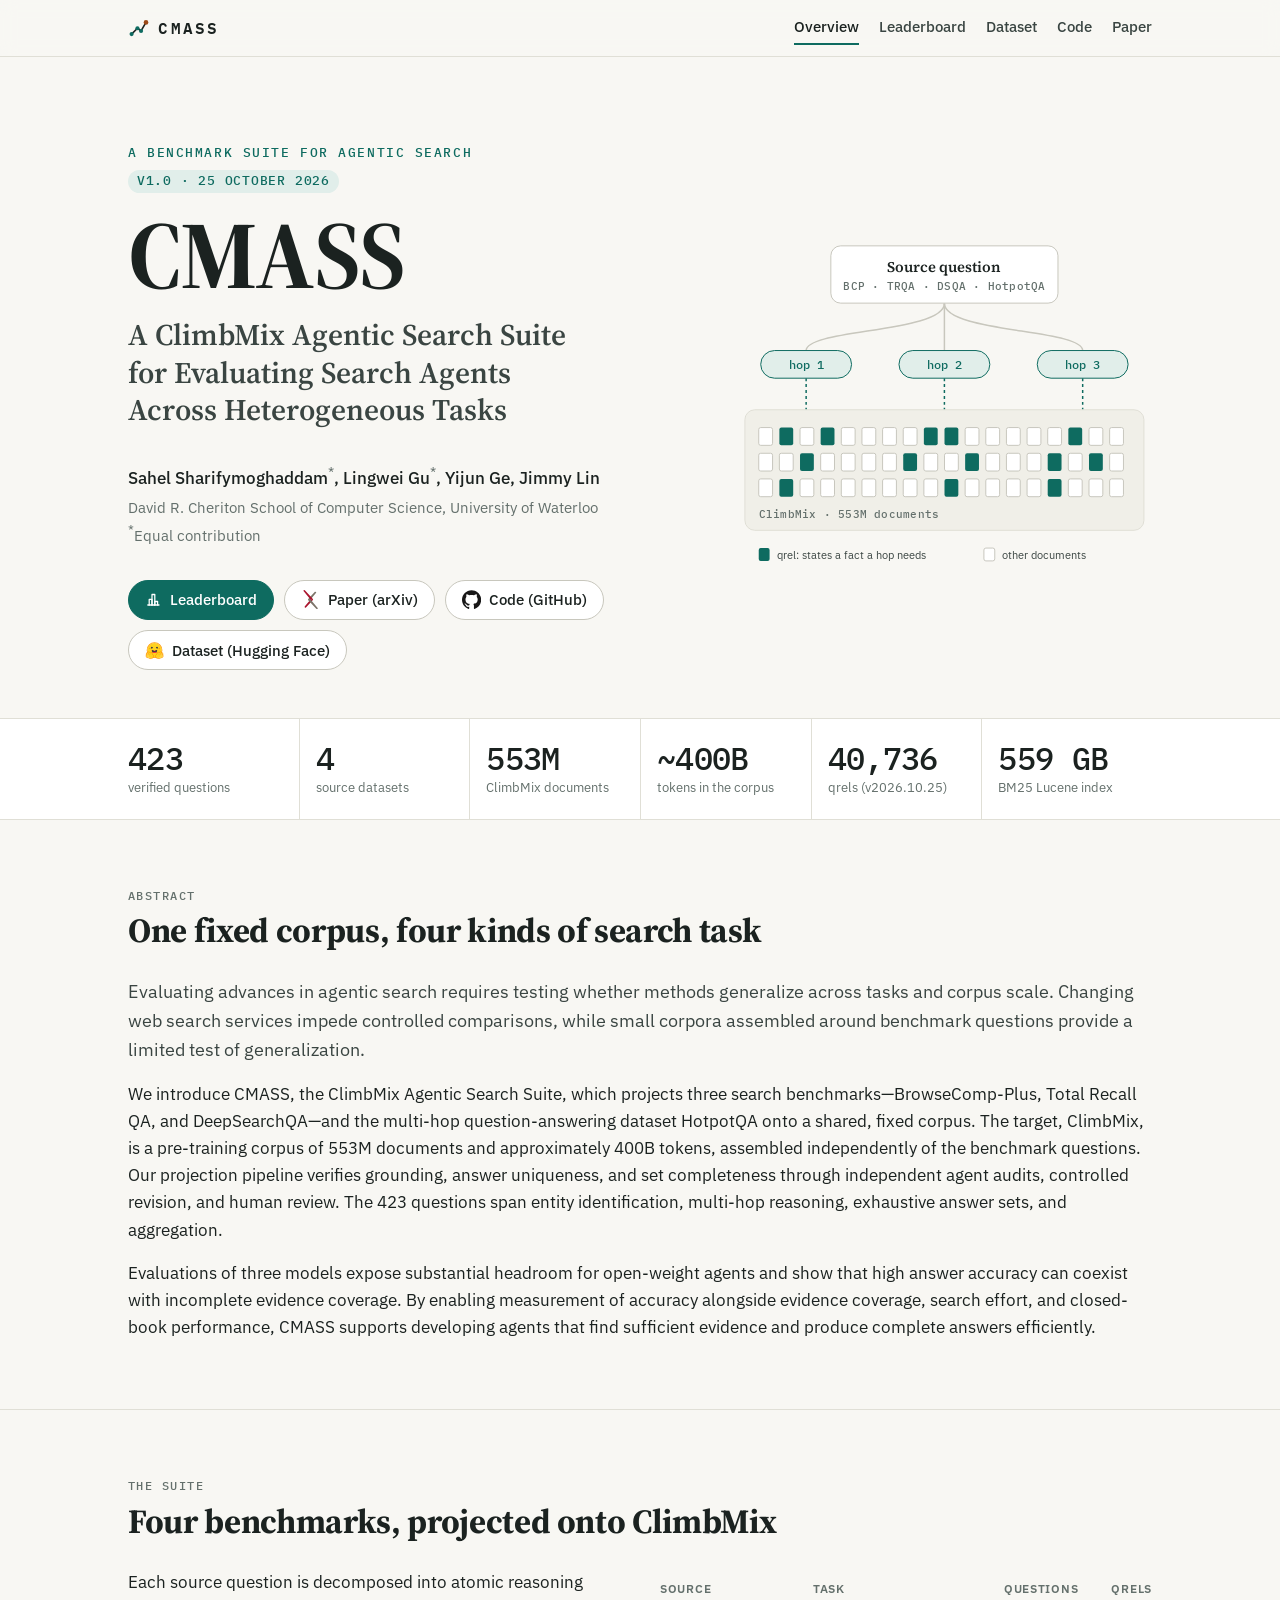
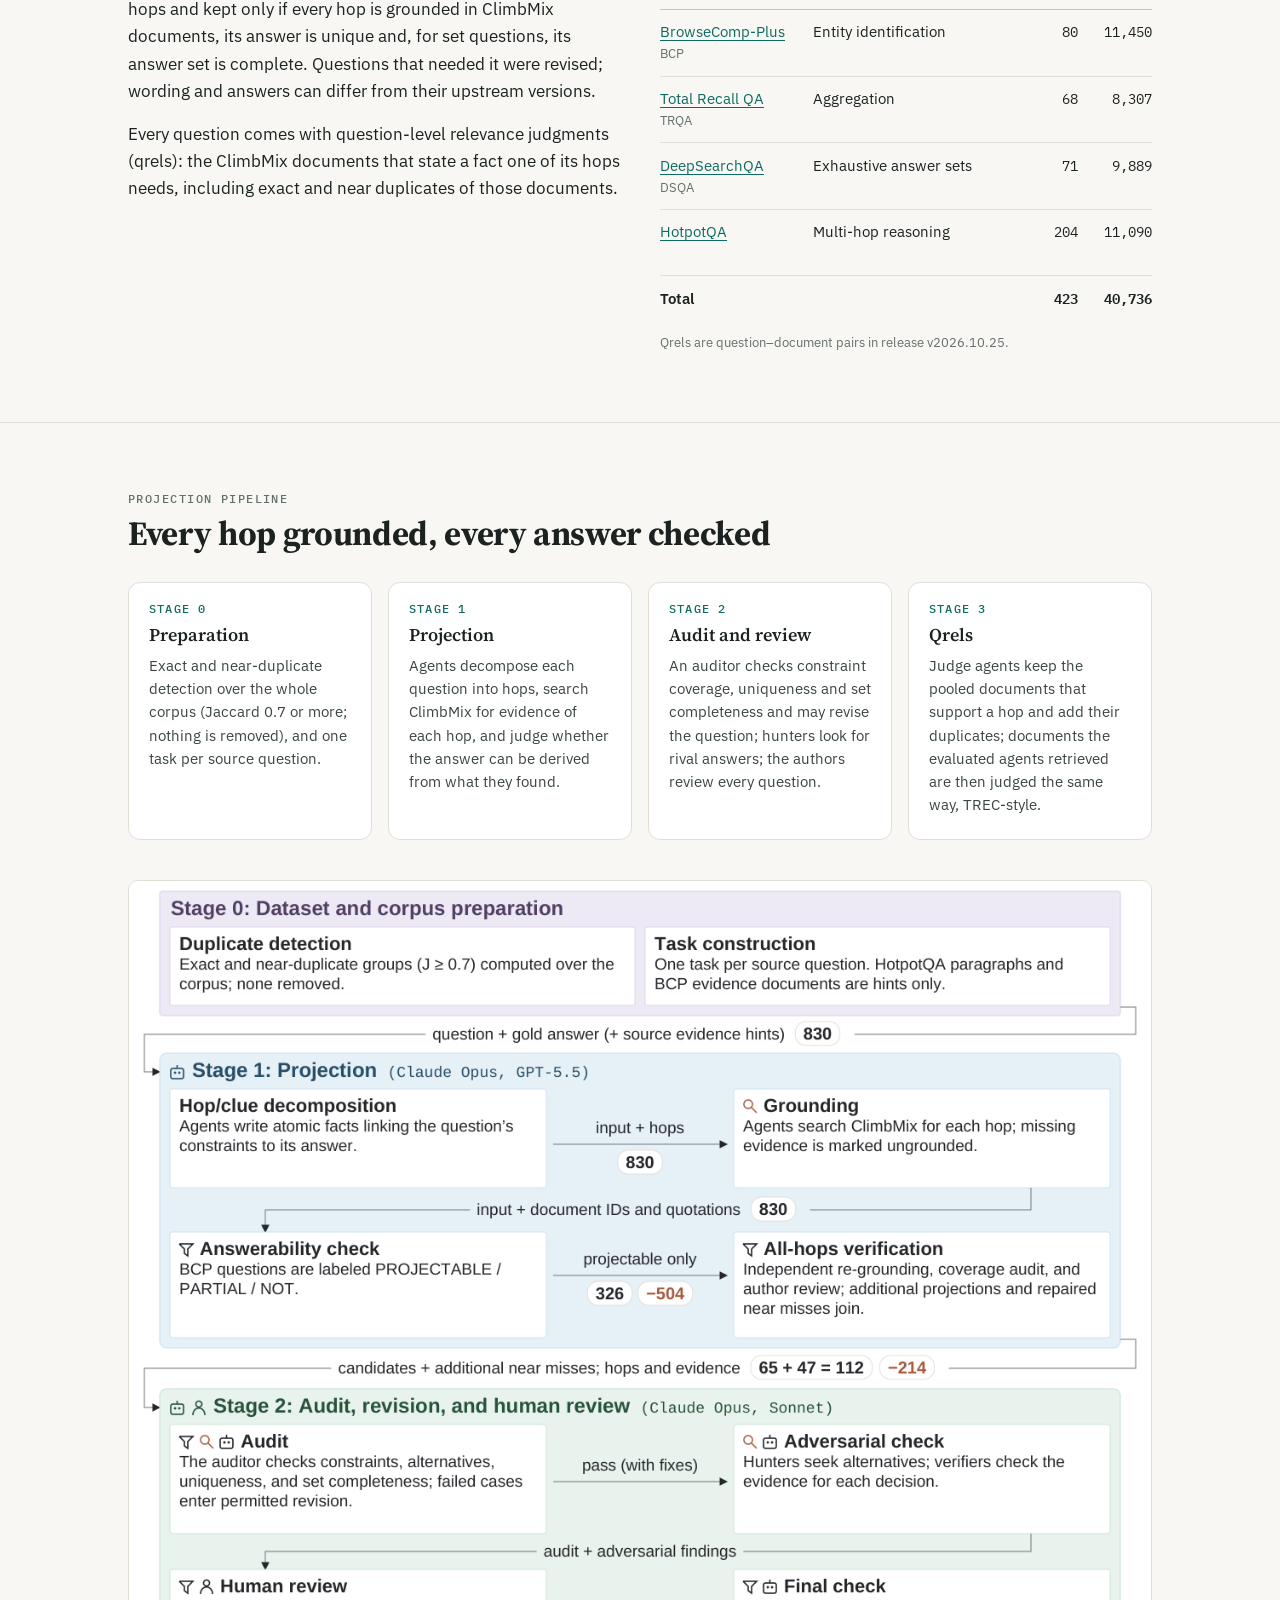
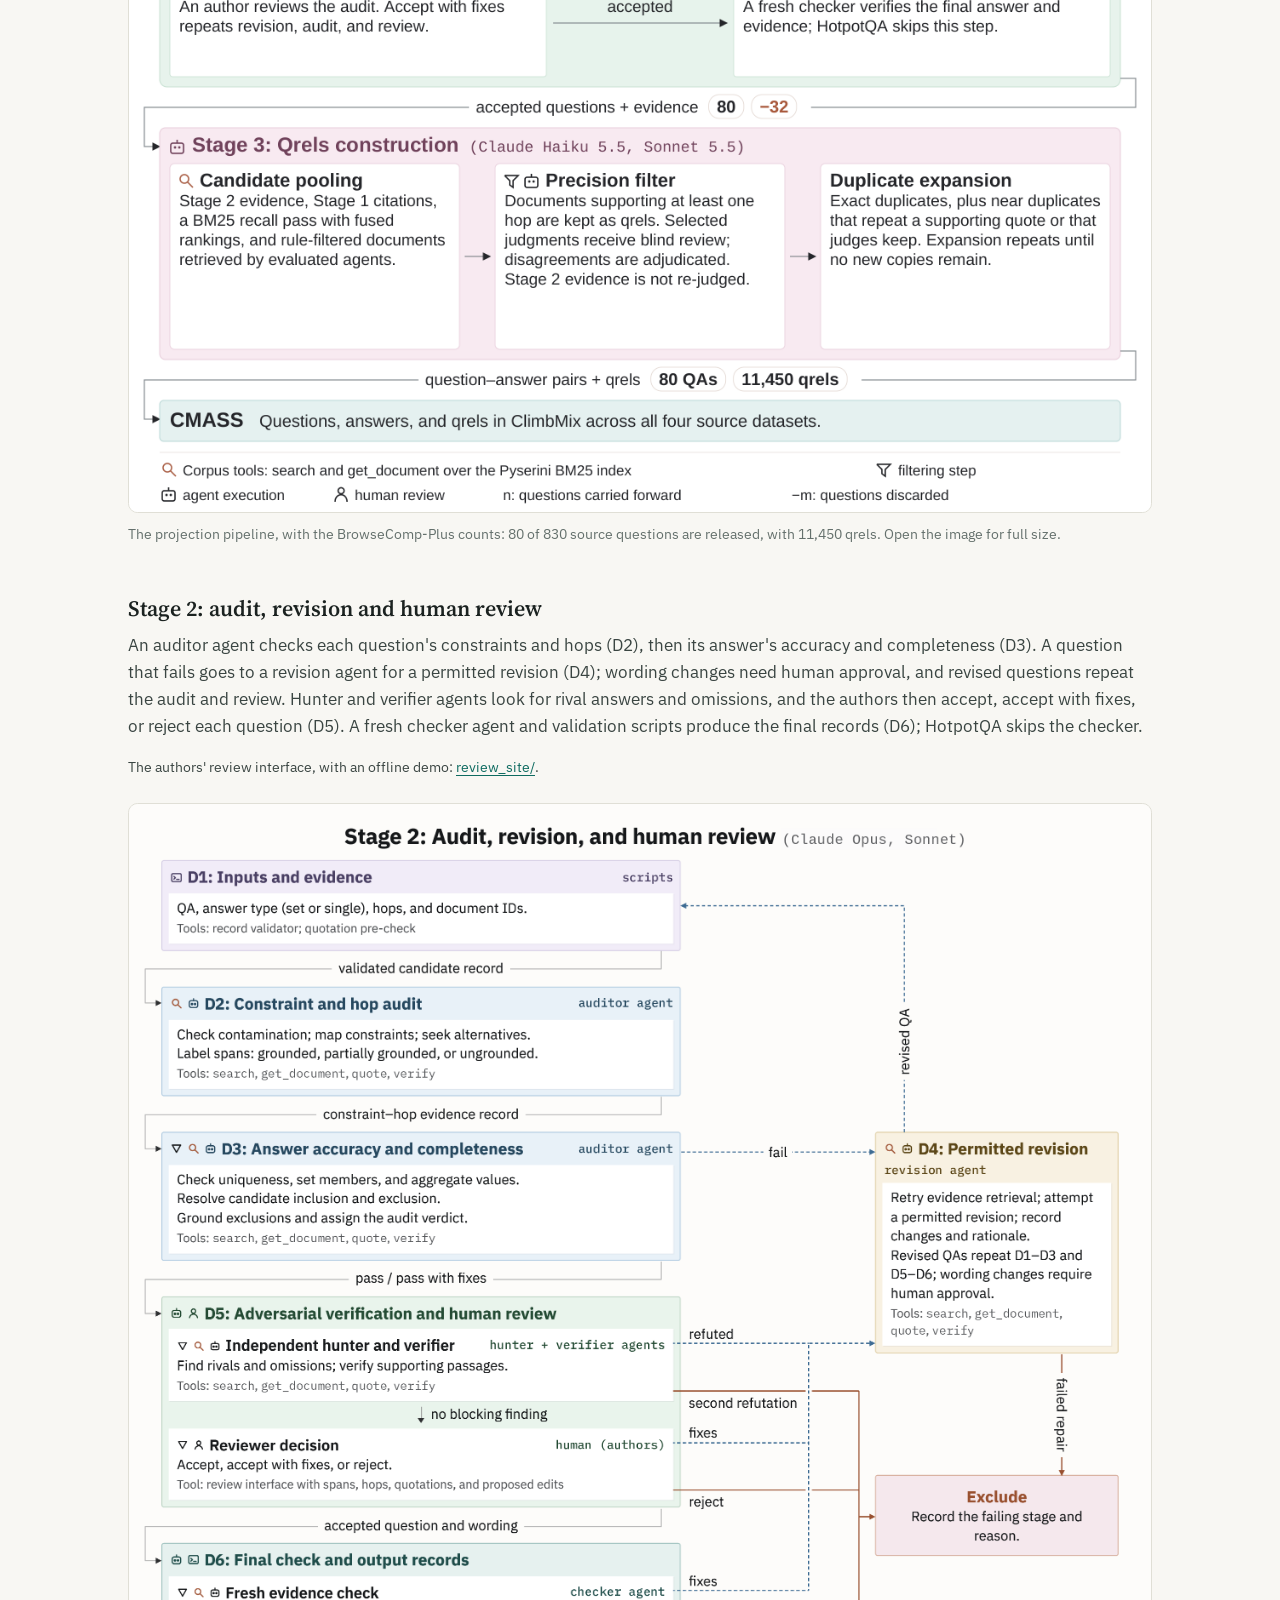
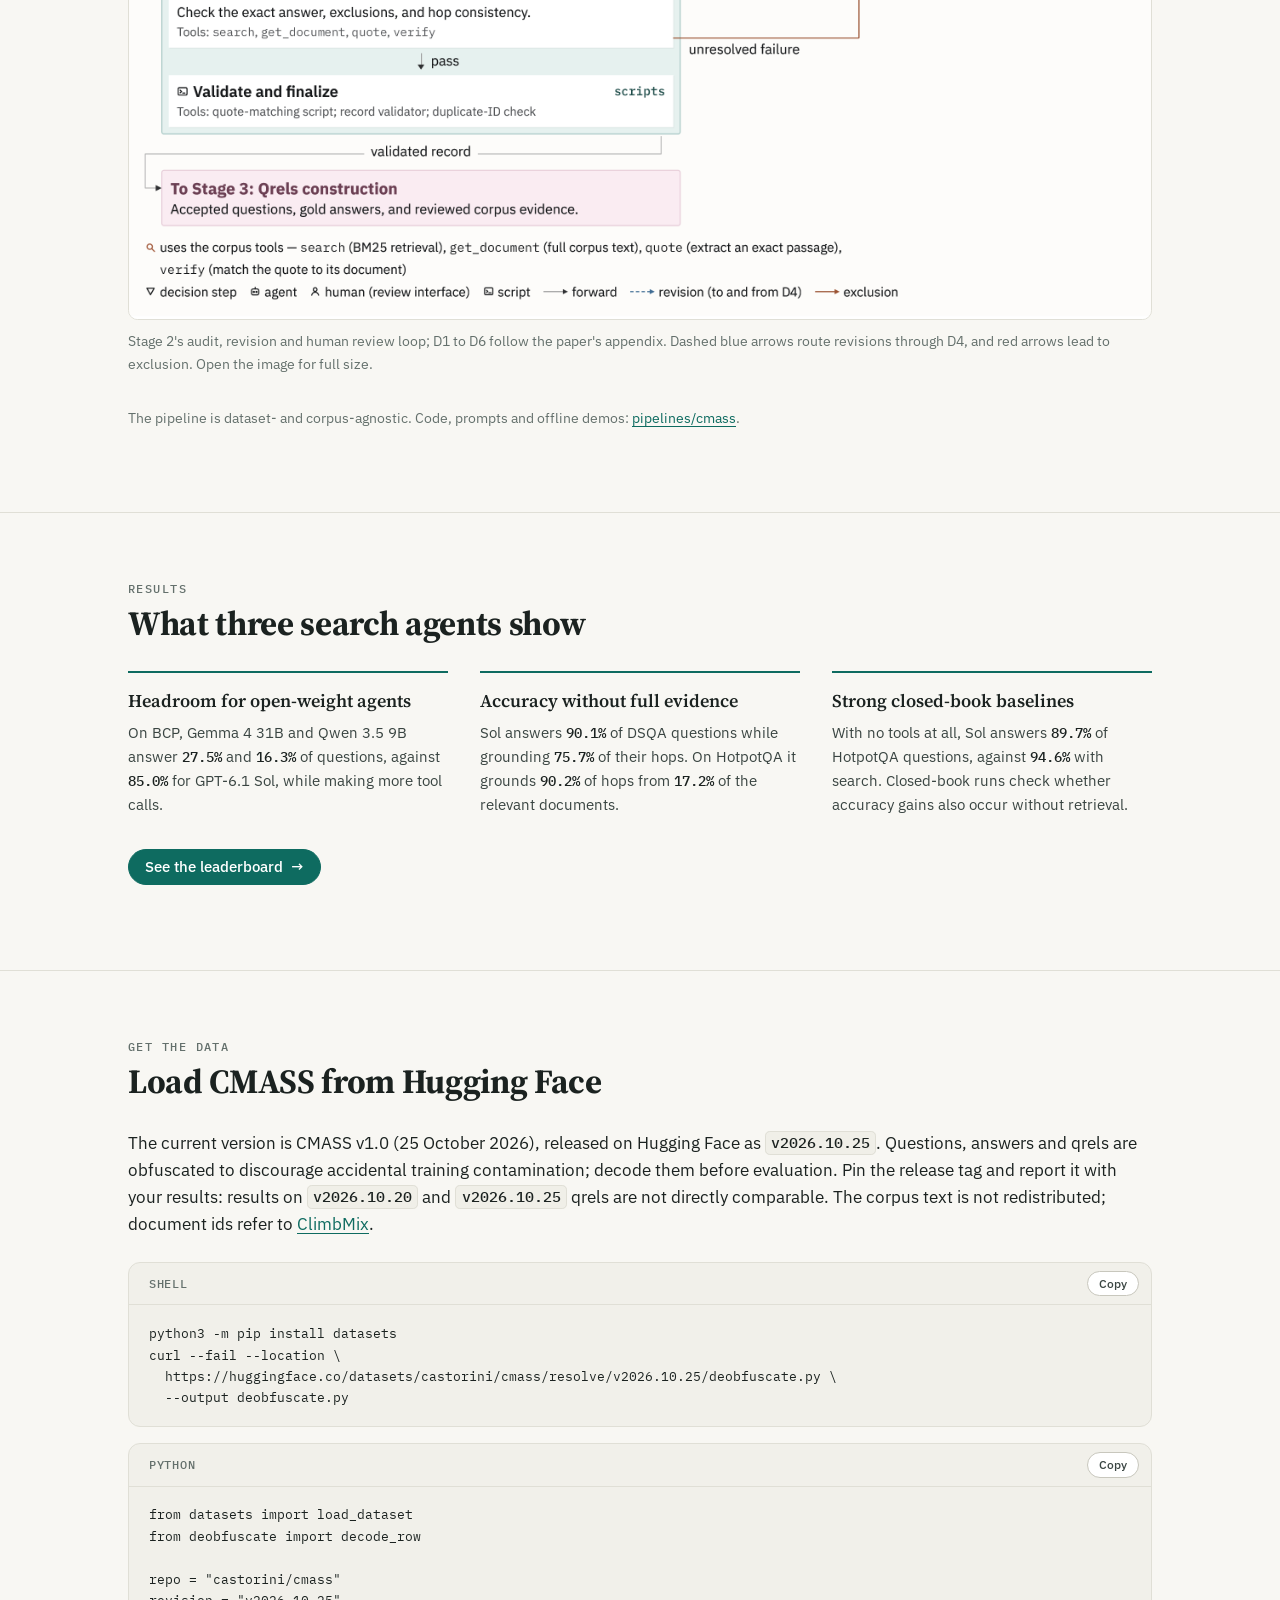
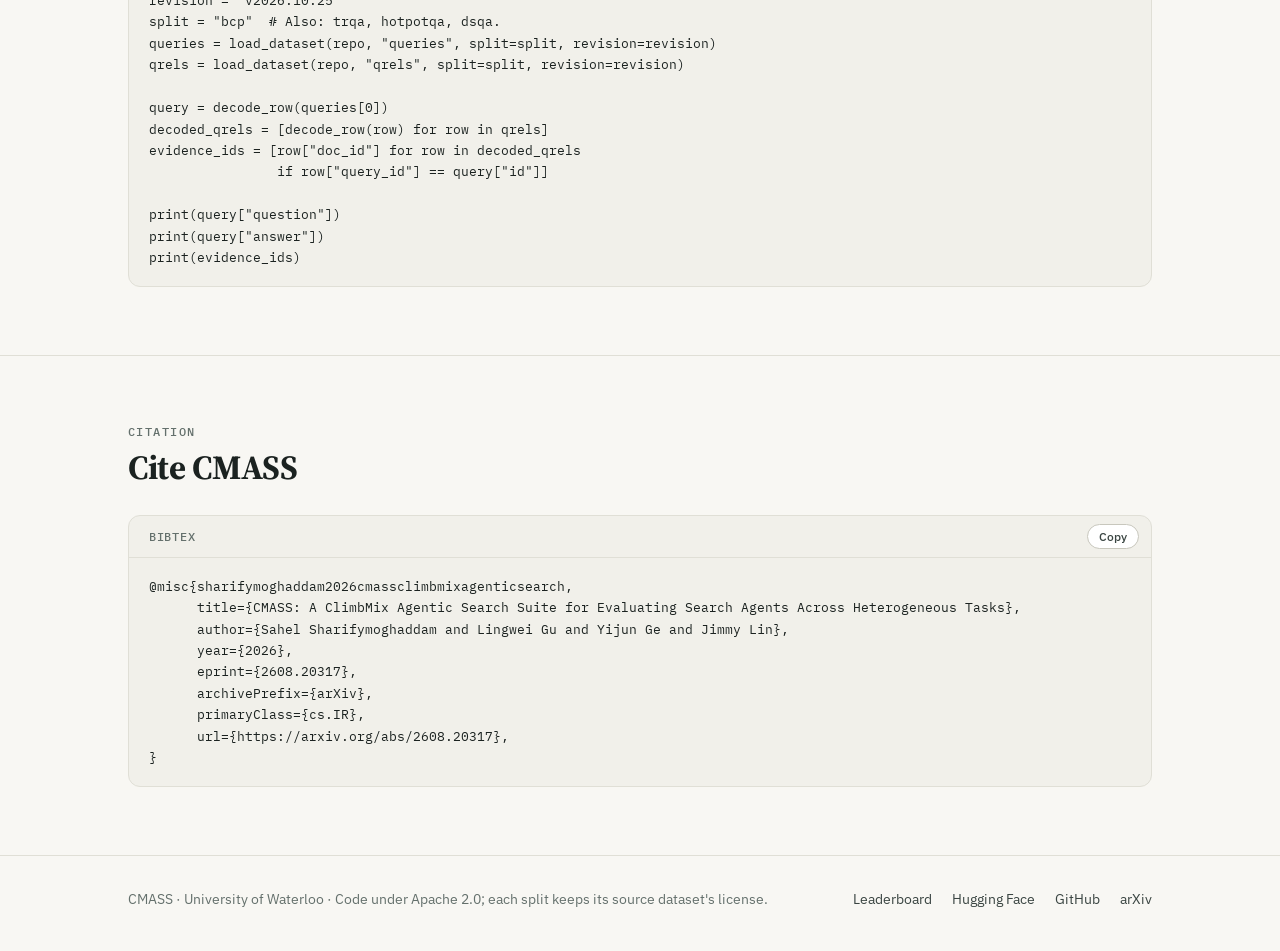
<file: docs/index.html>
<!doctype html>
<html lang="en">
<head>
<meta charset="utf-8">
<meta name="viewport" content="width=device-width, initial-scale=1">
<title>CMASS: ClimbMix Agentic Search Suite</title>
<meta name="description" content="CMASS projects BrowseComp-Plus, Total Recall QA, DeepSearchQA and HotpotQA onto ClimbMix, a fixed 553M-document corpus, for evaluating search agents across heterogeneous tasks.">
<link rel="canonical" href="https://cmass.tech/">
<meta property="og:type" content="website">
<meta property="og:title" content="CMASS: ClimbMix Agentic Search Suite">
<meta property="og:description" content="423 verified questions from four benchmarks, projected onto one 553M-document corpus, with 40,736 relevance judgments.">
<meta property="og:url" content="https://cmass.tech/">
<meta name="twitter:card" content="summary">
<link rel="icon" href="assets/favicon.svg" type="image/svg+xml">
<link rel="preconnect" href="https://fonts.googleapis.com">
<link rel="preconnect" href="https://fonts.gstatic.com" crossorigin>
<link rel="stylesheet" href="https://fonts.googleapis.com/css2?family=IBM+Plex+Mono:wght@400;500;600&family=IBM+Plex+Sans:wght@400;500;600&family=Source+Serif+4:opsz,wght@8..60,600;8..60,700&display=swap">
<link rel="stylesheet" href="assets/site.css">
</head>
<body>

<header class="site-header">
  <div class="wrap header-row">
    <a class="wordmark" href="./" aria-label="CMASS home">
      <svg viewBox="0 0 24 24" aria-hidden="true"><path d="M4 19 10.5 12.5 14.5 15.5 20 6" fill="none" stroke="currentColor" stroke-width="1.8" stroke-linecap="round" stroke-linejoin="round"/><circle cx="4" cy="19" r="2.3" fill="var(--accent)"/><circle cx="10.5" cy="12.5" r="2.3" fill="var(--accent)"/><circle cx="14.5" cy="15.5" r="2.3" fill="var(--accent)"/><circle cx="20" cy="6" r="2.6" fill="var(--warm)"/></svg>
      CMASS
    </a>
    <nav class="site-nav" aria-label="Site">
      <a href="./" aria-current="page">Overview</a>
      <a href="leaderboard/">Leaderboard</a>
      <a href="https://huggingface.co/datasets/castorini/cmass">Dataset</a>
      <a href="https://github.com/castorini/cmass">Code</a>
      <a href="https://arxiv.org/abs/2608.20317">Paper</a>
    </nav>
  </div>
</header>

<main>

<section class="hero">
  <div class="wrap hero-grid">
    <div class="hero-text">
    <p class="eyebrow">A benchmark suite for agentic search <span class="version-pill">v1.0 &middot; 25 October 2026</span></p>
    <h1 class="title">
      <span class="title-mark">CMASS</span>
      <span class="title-sub">A ClimbMix Agentic Search Suite for Evaluating Search Agents Across Heterogeneous Tasks</span>
    </h1>
    <p class="authors">Sahel Sharifymoghaddam<sup>*</sup>, Lingwei Gu<sup>*</sup>, Yijun Ge, Jimmy Lin</p>
    <p class="affil">David R. Cheriton School of Computer Science, University of Waterloo<br><sup>*</sup>Equal contribution</p>
    <div class="actions">
      <a class="btn btn-primary" href="leaderboard/">
        <svg viewBox="0 0 24 24" fill="none" stroke="currentColor" stroke-width="1.8" stroke-linecap="round" stroke-linejoin="round" aria-hidden="true"><path d="M4 20h16"/><path d="M6 20v-8h4v8"/><path d="M10 20V5h4v15"/><path d="M14 20v-5h4v5"/></svg>
        Leaderboard
      </a>
      <a class="btn" href="https://arxiv.org/abs/2608.20317">
        <svg class="logo logo-arxiv" viewBox="72.75 0 111.12 111.12" aria-hidden="true"><path class="ax-red" d="M127.98,55.61l-32.74,38.85c-1.29,1.37-2.08,3.78-1.36,5.5.75,1.8,2.46,2.91,4.4,2.91,1.09,0,1.99-.38,3.16-1.56l40.19-42.71c1.6-1.69,1.62-4.33.04-6.04l-13.68,3.05Z"/><path class="ax-grey" d="M127.98,55.61l31.19-38.27c1.49-1.99,2.2-3.03,1.49-4.72-.74-1.77-2.59-3.16-4.48-3.16h0c-1.06,0-1.72.09-3.01,1.11l-38.63,41.76c-1.72,1.84-1.71,4.7.02,6.53l47.79,51.07c1.02,1.05,2.05,1.19,3.14,1.19,1.93,0,3.19-1.14,4.03-2.82.72-1.73-.08-3.44-1.4-5.23l-40.12-47.46"/><path class="ax-red" d="M141.67,52.56L95,2.13S93.29.04,91.48,0s-3.6,1.02-4.34,2.79c-.7,1.69-.2,2.88,1.35,5.1l40.09,48.42"/></svg>
        Paper (arXiv)
      </a>
      <a class="btn" href="https://github.com/castorini/cmass">
        <svg class="logo logo-github" viewBox="0 0 24 24" aria-hidden="true"><path d="M12 .297c-6.63 0-12 5.373-12 12 0 5.303 3.438 9.8 8.205 11.385.6.113.82-.258.82-.577 0-.285-.01-1.04-.015-2.04-3.338.724-4.042-1.61-4.042-1.61C4.422 18.07 3.633 17.7 3.633 17.7c-1.087-.744.084-.729.084-.729 1.205.084 1.838 1.236 1.838 1.236 1.07 1.835 2.809 1.305 3.495.998.108-.776.417-1.305.76-1.605-2.665-.3-5.466-1.332-5.466-5.93 0-1.31.465-2.38 1.235-3.22-.135-.303-.54-1.523.105-3.176 0 0 1.005-.322 3.3 1.23.96-.267 1.98-.399 3-.405 1.02.006 2.04.138 3 .405 2.28-1.552 3.285-1.23 3.285-1.23.645 1.653.24 2.873.12 3.176.765.84 1.23 1.91 1.23 3.22 0 4.61-2.805 5.625-5.475 5.92.42.36.81 1.096.81 2.22 0 1.606-.015 2.896-.015 3.286 0 .315.21.69.825.57C20.565 22.092 24 17.592 24 12.297c0-6.627-5.373-12-12-12"/></svg>
        Code (GitHub)
      </a>
      <a class="btn" href="https://huggingface.co/datasets/castorini/cmass">
        <svg class="logo logo-hf" viewBox="0 0 95 88" fill="none" aria-hidden="true"><path fill="#FFD21E" d="M47.21 76.5a34.75 34.75 0 1 0 0-69.5 34.75 34.75 0 0 0 0 69.5Z"/><path fill="#FF9D0B" d="M81.96 41.75a34.75 34.75 0 1 0-69.5 0 34.75 34.75 0 0 0 69.5 0Zm-73.5 0a38.75 38.75 0 1 1 77.5 0 38.75 38.75 0 0 1-77.5 0Z"/><path fill="#3A3B45" d="M58.5 32.3c1.28.44 1.78 3.06 3.07 2.38a5 5 0 1 0-6.76-2.07c.61 1.15 2.55-.72 3.7-.32ZM34.95 32.3c-1.28.44-1.79 3.06-3.07 2.38a5 5 0 1 1 6.76-2.07c-.61 1.15-2.56-.72-3.7-.32Z"/><path fill="#FF323D" d="M46.96 56.29c9.83 0 13-8.76 13-13.26 0-2.34-1.57-1.6-4.09-.36-2.33 1.15-5.46 2.74-8.9 2.74-7.19 0-13-6.88-13-2.38s3.16 13.26 13 13.26Z"/><path fill="#3A3B45" fill-rule="evenodd" d="M39.43 54a8.7 8.7 0 0 1 5.3-4.49c.4-.12.81.57 1.24 1.28.4.68.82 1.37 1.24 1.37.45 0 .9-.68 1.33-1.35.45-.7.89-1.38 1.32-1.25a8.61 8.61 0 0 1 5 4.17c3.73-2.94 5.1-7.74 5.1-10.7 0-2.34-1.57-1.6-4.09-.36l-.14.07c-2.31 1.15-5.39 2.67-8.77 2.67s-6.45-1.52-8.77-2.67c-2.6-1.29-4.23-2.1-4.23.29 0 3.05 1.46 8.06 5.47 10.97Z" clip-rule="evenodd"/><path fill="#FF9D0B" d="M70.71 37a3.25 3.25 0 1 0 0-6.5 3.25 3.25 0 0 0 0 6.5ZM24.21 37a3.25 3.25 0 1 0 0-6.5 3.25 3.25 0 0 0 0 6.5ZM17.52 48c-1.62 0-3.06.66-4.07 1.87a5.97 5.97 0 0 0-1.33 3.76 7.1 7.1 0 0 0-1.94-.3c-1.55 0-2.95.59-3.94 1.66a5.8 5.8 0 0 0-.8 7 5.3 5.3 0 0 0-1.79 2.82c-.24.9-.48 2.8.8 4.74a5.22 5.22 0 0 0-.37 5.02c1.02 2.32 3.57 4.14 8.52 6.1 3.07 1.22 5.89 2 5.91 2.01a44.33 44.33 0 0 0 10.93 1.6c5.86 0 10.05-1.8 12.46-5.34 3.88-5.69 3.33-10.9-1.7-15.92-2.77-2.78-4.62-6.87-5-7.77-.78-2.66-2.84-5.62-6.25-5.62a5.7 5.7 0 0 0-4.6 2.46c-1-1.26-1.98-2.25-2.86-2.82A7.4 7.4 0 0 0 17.52 48Zm0 4c.51 0 1.14.22 1.82.65 2.14 1.36 6.25 8.43 7.76 11.18.5.92 1.37 1.31 2.14 1.31 1.55 0 2.75-1.53.15-3.48-3.92-2.93-2.55-7.72-.68-8.01.08-.02.17-.02.24-.02 1.7 0 2.45 2.93 2.45 2.93s2.2 5.52 5.98 9.3c3.77 3.77 3.97 6.8 1.22 10.83-1.88 2.75-5.47 3.58-9.16 3.58-3.81 0-7.73-.9-9.92-1.46-.11-.03-13.45-3.8-11.76-7 .28-.54.75-.76 1.34-.76 2.38 0 6.7 3.54 8.57 3.54.41 0 .7-.17.83-.6.79-2.85-12.06-4.05-10.98-8.17.2-.73.71-1.02 1.44-1.02 3.14 0 10.2 5.53 11.68 5.53.11 0 .2-.03.24-.1.74-1.2.33-2.04-4.9-5.2-5.21-3.16-8.88-5.06-6.8-7.33.24-.26.58-.38 1-.38 3.17 0 10.66 6.82 10.66 6.82s2.02 2.1 3.25 2.1c.28 0 .52-.1.68-.38.86-1.46-8.06-8.22-8.56-11.01-.34-1.9.24-2.85 1.31-2.85Z"/><path fill="#FFD21E" d="M38.6 76.69c2.75-4.04 2.55-7.07-1.22-10.84-3.78-3.77-5.98-9.3-5.98-9.3s-.82-3.2-2.69-2.9c-1.87.3-3.24 5.08.68 8.01 3.91 2.93-.78 4.92-2.29 2.17-1.5-2.75-5.62-9.82-7.76-11.18-2.13-1.35-3.63-.6-3.13 2.2.5 2.79 9.43 9.55 8.56 11-.87 1.47-3.93-1.71-3.93-1.71s-9.57-8.71-11.66-6.44c-2.08 2.27 1.59 4.17 6.8 7.33 5.23 3.16 5.64 4 4.9 5.2-.75 1.2-12.28-8.53-13.36-4.4-1.08 4.11 11.77 5.3 10.98 8.15-.8 2.85-9.06-5.38-10.74-2.18-1.7 3.21 11.65 6.98 11.76 7.01 4.3 1.12 15.25 3.49 19.08-2.12Z"/><path fill="#FF9D0B" d="M77.4 48c1.62 0 3.07.66 4.07 1.87a5.97 5.97 0 0 1 1.33 3.76 7.1 7.1 0 0 1 1.95-.3c1.55 0 2.95.59 3.94 1.66a5.8 5.8 0 0 1 .8 7 5.3 5.3 0 0 1 1.78 2.82c.24.9.48 2.8-.8 4.74a5.22 5.22 0 0 1 .37 5.02c-1.02 2.32-3.57 4.14-8.51 6.1-3.08 1.22-5.9 2-5.92 2.01a44.33 44.33 0 0 1-10.93 1.6c-5.86 0-10.05-1.8-12.46-5.34-3.88-5.69-3.33-10.9 1.7-15.92 2.78-2.78 4.63-6.87 5.01-7.77.78-2.66 2.83-5.62 6.24-5.62a5.7 5.7 0 0 1 4.6 2.46c1-1.26 1.98-2.25 2.87-2.82A7.4 7.4 0 0 1 77.4 48Zm0 4c-.51 0-1.13.22-1.82.65-2.13 1.36-6.25 8.43-7.76 11.18a2.43 2.43 0 0 1-2.14 1.31c-1.54 0-2.75-1.53-.14-3.48 3.91-2.93 2.54-7.72.67-8.01a1.54 1.54 0 0 0-.24-.02c-1.7 0-2.45 2.93-2.45 2.93s-2.2 5.52-5.97 9.3c-3.78 3.77-3.98 6.8-1.22 10.83 1.87 2.75 5.47 3.58 9.15 3.58 3.82 0 7.73-.9 9.93-1.46.1-.03 13.45-3.8 11.76-7-.29-.54-.75-.76-1.34-.76-2.38 0-6.71 3.54-8.57 3.54-.42 0-.71-.17-.83-.6-.8-2.85 12.05-4.05 10.97-8.17-.19-.73-.7-1.02-1.44-1.02-3.14 0-10.2 5.53-11.68 5.53-.1 0-.19-.03-.23-.1-.74-1.2-.34-2.04 4.88-5.2 5.23-3.16 8.9-5.06 6.8-7.33-.23-.26-.57-.38-.98-.38-3.18 0-10.67 6.82-10.67 6.82s-2.02 2.1-3.24 2.1a.74.74 0 0 1-.68-.38c-.87-1.46 8.05-8.22 8.55-11.01.34-1.9-.24-2.85-1.31-2.85Z"/><path fill="#FFD21E" d="M56.33 76.69c-2.75-4.04-2.56-7.07 1.22-10.84 3.77-3.77 5.97-9.3 5.97-9.3s.82-3.2 2.7-2.9c1.86.3 3.23 5.08-.68 8.01-3.92 2.93.78 4.92 2.28 2.17 1.51-2.75 5.63-9.82 7.76-11.18 2.13-1.35 3.64-.6 3.13 2.2-.5 2.79-9.42 9.55-8.55 11 .86 1.47 3.92-1.71 3.92-1.71s9.58-8.71 11.66-6.44c2.08 2.27-1.58 4.17-6.8 7.33-5.23 3.16-5.63 4-4.9 5.2.75 1.2 12.28-8.53 13.36-4.4 1.08 4.11-11.76 5.3-10.97 8.15.8 2.85 9.05-5.38 10.74-2.18 1.69 3.21-11.65 6.98-11.76 7.01-4.31 1.12-15.26 3.49-19.08-2.12Z"/></svg>
        Dataset (Hugging Face)
      </a>
    </div>
    </div>
    <figure class="hero-figure">
<svg class="hero-fig" viewBox="0 0 420 352" role="img" aria-labelledby="fig-title">
<title id="fig-title">A source question is decomposed into hops; each hop is grounded in ClimbMix documents, and the documents that support a hop are the question's qrels.</title>
<path d="M210 70 C210 100 70 96 70 118" fill="none" stroke="var(--line-strong)" stroke-width="1.5"/>
<path d="M70 146 V178" fill="none" stroke="var(--accent)" stroke-width="1.5" stroke-dasharray="3 3"/>
<path d="M210 70 C210 100 210 96 210 118" fill="none" stroke="var(--line-strong)" stroke-width="1.5"/>
<path d="M210 146 V178" fill="none" stroke="var(--accent)" stroke-width="1.5" stroke-dasharray="3 3"/>
<path d="M210 70 C210 100 350 96 350 118" fill="none" stroke="var(--line-strong)" stroke-width="1.5"/>
<path d="M350 146 V178" fill="none" stroke="var(--accent)" stroke-width="1.5" stroke-dasharray="3 3"/>
<rect x="95" y="12" width="230" height="58" rx="10" fill="var(--surface)" stroke="var(--line-strong)"/>
<text x="210" y="38" text-anchor="middle" class="fig-h">Source question</text>
<text x="210" y="57" text-anchor="middle" class="fig-s">BCP · TRQA · DSQA · HotpotQA</text>
<rect x="24" y="118" width="92" height="28" rx="14" fill="var(--accent-soft)" stroke="var(--accent)"/>
<text x="70" y="136.5" text-anchor="middle" class="fig-hop">hop 1</text>
<rect x="164" y="118" width="92" height="28" rx="14" fill="var(--accent-soft)" stroke="var(--accent)"/>
<text x="210" y="136.5" text-anchor="middle" class="fig-hop">hop 2</text>
<rect x="304" y="118" width="92" height="28" rx="14" fill="var(--accent-soft)" stroke="var(--accent)"/>
<text x="350" y="136.5" text-anchor="middle" class="fig-hop">hop 3</text>
<rect x="8" y="178" width="404" height="122" rx="10" fill="var(--sunken)" stroke="var(--line)"/>
<rect x="22.0" y="196" width="14" height="18" rx="2" fill="var(--surface)" stroke="var(--line-strong)"/>
<rect x="42.9" y="196" width="14" height="18" rx="2" fill="var(--accent)"/>
<rect x="63.8" y="196" width="14" height="18" rx="2" fill="var(--surface)" stroke="var(--line-strong)"/>
<rect x="84.7" y="196" width="14" height="18" rx="2" fill="var(--accent)"/>
<rect x="105.6" y="196" width="14" height="18" rx="2" fill="var(--surface)" stroke="var(--line-strong)"/>
<rect x="126.5" y="196" width="14" height="18" rx="2" fill="var(--surface)" stroke="var(--line-strong)"/>
<rect x="147.4" y="196" width="14" height="18" rx="2" fill="var(--surface)" stroke="var(--line-strong)"/>
<rect x="168.3" y="196" width="14" height="18" rx="2" fill="var(--surface)" stroke="var(--line-strong)"/>
<rect x="189.2" y="196" width="14" height="18" rx="2" fill="var(--accent)"/>
<rect x="210.1" y="196" width="14" height="18" rx="2" fill="var(--accent)"/>
<rect x="231.0" y="196" width="14" height="18" rx="2" fill="var(--surface)" stroke="var(--line-strong)"/>
<rect x="251.9" y="196" width="14" height="18" rx="2" fill="var(--surface)" stroke="var(--line-strong)"/>
<rect x="272.8" y="196" width="14" height="18" rx="2" fill="var(--surface)" stroke="var(--line-strong)"/>
<rect x="293.7" y="196" width="14" height="18" rx="2" fill="var(--surface)" stroke="var(--line-strong)"/>
<rect x="314.6" y="196" width="14" height="18" rx="2" fill="var(--surface)" stroke="var(--line-strong)"/>
<rect x="335.5" y="196" width="14" height="18" rx="2" fill="var(--accent)"/>
<rect x="356.4" y="196" width="14" height="18" rx="2" fill="var(--surface)" stroke="var(--line-strong)"/>
<rect x="377.3" y="196" width="14" height="18" rx="2" fill="var(--surface)" stroke="var(--line-strong)"/>
<rect x="22.0" y="222" width="14" height="18" rx="2" fill="var(--surface)" stroke="var(--line-strong)"/>
<rect x="42.9" y="222" width="14" height="18" rx="2" fill="var(--surface)" stroke="var(--line-strong)"/>
<rect x="63.8" y="222" width="14" height="18" rx="2" fill="var(--accent)"/>
<rect x="84.7" y="222" width="14" height="18" rx="2" fill="var(--surface)" stroke="var(--line-strong)"/>
<rect x="105.6" y="222" width="14" height="18" rx="2" fill="var(--surface)" stroke="var(--line-strong)"/>
<rect x="126.5" y="222" width="14" height="18" rx="2" fill="var(--surface)" stroke="var(--line-strong)"/>
<rect x="147.4" y="222" width="14" height="18" rx="2" fill="var(--surface)" stroke="var(--line-strong)"/>
<rect x="168.3" y="222" width="14" height="18" rx="2" fill="var(--accent)"/>
<rect x="189.2" y="222" width="14" height="18" rx="2" fill="var(--surface)" stroke="var(--line-strong)"/>
<rect x="210.1" y="222" width="14" height="18" rx="2" fill="var(--surface)" stroke="var(--line-strong)"/>
<rect x="231.0" y="222" width="14" height="18" rx="2" fill="var(--accent)"/>
<rect x="251.9" y="222" width="14" height="18" rx="2" fill="var(--surface)" stroke="var(--line-strong)"/>
<rect x="272.8" y="222" width="14" height="18" rx="2" fill="var(--surface)" stroke="var(--line-strong)"/>
<rect x="293.7" y="222" width="14" height="18" rx="2" fill="var(--surface)" stroke="var(--line-strong)"/>
<rect x="314.6" y="222" width="14" height="18" rx="2" fill="var(--accent)"/>
<rect x="335.5" y="222" width="14" height="18" rx="2" fill="var(--surface)" stroke="var(--line-strong)"/>
<rect x="356.4" y="222" width="14" height="18" rx="2" fill="var(--accent)"/>
<rect x="377.3" y="222" width="14" height="18" rx="2" fill="var(--surface)" stroke="var(--line-strong)"/>
<rect x="22.0" y="248" width="14" height="18" rx="2" fill="var(--surface)" stroke="var(--line-strong)"/>
<rect x="42.9" y="248" width="14" height="18" rx="2" fill="var(--accent)"/>
<rect x="63.8" y="248" width="14" height="18" rx="2" fill="var(--surface)" stroke="var(--line-strong)"/>
<rect x="84.7" y="248" width="14" height="18" rx="2" fill="var(--surface)" stroke="var(--line-strong)"/>
<rect x="105.6" y="248" width="14" height="18" rx="2" fill="var(--surface)" stroke="var(--line-strong)"/>
<rect x="126.5" y="248" width="14" height="18" rx="2" fill="var(--surface)" stroke="var(--line-strong)"/>
<rect x="147.4" y="248" width="14" height="18" rx="2" fill="var(--surface)" stroke="var(--line-strong)"/>
<rect x="168.3" y="248" width="14" height="18" rx="2" fill="var(--surface)" stroke="var(--line-strong)"/>
<rect x="189.2" y="248" width="14" height="18" rx="2" fill="var(--surface)" stroke="var(--line-strong)"/>
<rect x="210.1" y="248" width="14" height="18" rx="2" fill="var(--accent)"/>
<rect x="231.0" y="248" width="14" height="18" rx="2" fill="var(--surface)" stroke="var(--line-strong)"/>
<rect x="251.9" y="248" width="14" height="18" rx="2" fill="var(--surface)" stroke="var(--line-strong)"/>
<rect x="272.8" y="248" width="14" height="18" rx="2" fill="var(--surface)" stroke="var(--line-strong)"/>
<rect x="293.7" y="248" width="14" height="18" rx="2" fill="var(--surface)" stroke="var(--line-strong)"/>
<rect x="314.6" y="248" width="14" height="18" rx="2" fill="var(--accent)"/>
<rect x="335.5" y="248" width="14" height="18" rx="2" fill="var(--surface)" stroke="var(--line-strong)"/>
<rect x="356.4" y="248" width="14" height="18" rx="2" fill="var(--surface)" stroke="var(--line-strong)"/>
<rect x="377.3" y="248" width="14" height="18" rx="2" fill="var(--surface)" stroke="var(--line-strong)"/>
<text x="22" y="288" class="fig-s">ClimbMix · 553M documents</text>
<rect x="22" y="318" width="11" height="13" rx="2" fill="var(--accent)"/>
<text x="40" y="329" class="fig-l">qrel: states a fact a hop needs</text>
<rect x="250" y="318" width="11" height="13" rx="2" fill="var(--surface)" stroke="var(--line-strong)"/>
<text x="268" y="329" class="fig-l">other documents</text>
</svg>
    </figure>
  </div>
</section>

<section class="facts" aria-label="CMASS at a glance">
  <dl class="wrap facts-grid">
    <div class="fact"><dt>verified questions</dt><dd>423</dd></div>
    <div class="fact"><dt>source datasets</dt><dd>4</dd></div>
    <div class="fact"><dt>ClimbMix documents</dt><dd>553M</dd></div>
    <div class="fact"><dt>tokens in the corpus</dt><dd>~400B</dd></div>
    <div class="fact"><dt>qrels (v2026.10.25)</dt><dd>40,736</dd></div>
    <div class="fact"><dt>BM25 Lucene index</dt><dd>559&nbsp;GB</dd></div>
  </dl>
</section>

<section class="section" id="abstract">
  <div class="wrap">
    <div class="section-head">
      <p class="kicker">Abstract</p>
      <h2>One fixed corpus, four kinds of search task</h2>
    </div>
    <div class="prose">
      <p class="lead">Evaluating advances in agentic search requires testing whether methods generalize across tasks and corpus scale. Changing web search services impede controlled comparisons, while small corpora assembled around benchmark questions provide a limited test of generalization.</p>
      <p>We introduce CMASS, the ClimbMix Agentic Search Suite, which projects three search benchmarks&mdash;BrowseComp-Plus, Total Recall QA, and DeepSearchQA&mdash;and the multi-hop question-answering dataset HotpotQA onto a shared, fixed corpus. The target, ClimbMix, is a pre-training corpus of 553M documents and approximately 400B tokens, assembled independently of the benchmark questions. Our projection pipeline verifies grounding, answer uniqueness, and set completeness through independent agent audits, controlled revision, and human review. The 423 questions span entity identification, multi-hop reasoning, exhaustive answer sets, and aggregation.</p>
      <p>Evaluations of three models expose substantial headroom for open-weight agents and show that high answer accuracy can coexist with incomplete evidence coverage. By enabling measurement of accuracy alongside evidence coverage, search effort, and closed-book performance, CMASS supports developing agents that find sufficient evidence and produce complete answers efficiently.</p>
    </div>
  </div>
</section>

<section class="section" id="suite">
  <div class="wrap">
    <div class="section-head">
      <p class="kicker">The suite</p>
      <h2>Four benchmarks, projected onto ClimbMix</h2>
    </div>
    <div class="split">
      <div class="prose">
        <p>Each source question is decomposed into atomic reasoning hops and kept only if every hop is grounded in ClimbMix documents, its answer is unique and, for set questions, its answer set is complete. Questions that needed it were revised; wording and answers can differ from their upstream versions.</p>
        <p>Every question comes with question-level relevance judgments (qrels): the ClimbMix documents that state a fact one of its hops needs, including exact and near duplicates of those documents.</p>
      </div>
      <div class="table-scroll">
        <table class="data">
          <thead>
            <tr><th scope="col">Source</th><th scope="col" class="wide-only">Task</th><th scope="col" class="num">Questions</th><th scope="col" class="num">Qrels</th></tr>
          </thead>
          <tbody>
            <tr><td><a href="https://huggingface.co/datasets/Tevatron/browsecomp-plus">BrowseComp-Plus</a><span class="cell-sub">BCP<span class="narrow-only"> &middot; Entity identification</span></span></td><td class="wide-only">Entity identification</td><td class="num">80</td><td class="num">11,450</td></tr>
            <tr><td><a href="https://github.com/mahta-r/total-recall-qa">Total Recall QA</a><span class="cell-sub">TRQA<span class="narrow-only"> &middot; Aggregation</span></span></td><td class="wide-only">Aggregation</td><td class="num">68</td><td class="num">8,307</td></tr>
            <tr><td><a href="https://huggingface.co/datasets/google/deepsearchqa">DeepSearchQA</a><span class="cell-sub">DSQA<span class="narrow-only"> &middot; Exhaustive answer sets</span></span></td><td class="wide-only">Exhaustive answer sets</td><td class="num">71</td><td class="num">9,889</td></tr>
            <tr><td><a href="https://hotpotqa.github.io/">HotpotQA</a><span class="cell-sub"><span class="narrow-only">Multi-hop reasoning</span><span class="wide-only">&nbsp;</span></span></td><td class="wide-only">Multi-hop reasoning</td><td class="num">204</td><td class="num">11,090</td></tr>
          </tbody>
          <tfoot>
            <tr><td>Total</td><td class="wide-only"></td><td class="num">423</td><td class="num">40,736</td></tr>
          </tfoot>
          <caption>Qrels are question&ndash;document pairs in release v2026.10.25.</caption>
        </table>
      </div>
    </div>
  </div>
</section>

<section class="section" id="pipeline">
  <div class="wrap">
    <div class="section-head">
      <p class="kicker">Projection pipeline</p>
      <h2>Every hop grounded, every answer checked</h2>
    </div>
    <ol class="stages">
      <li class="stage">
        <h3>Preparation</h3>
        <p>Exact and near-duplicate detection over the whole corpus (Jaccard 0.7 or more; nothing is removed), and one task per source question.</p>
      </li>
      <li class="stage">
        <h3>Projection</h3>
        <p>Agents decompose each question into hops, search ClimbMix for evidence of each hop, and judge whether the answer can be derived from what they found.</p>
      </li>
      <li class="stage">
        <h3>Audit and review</h3>
        <p>An auditor checks constraint coverage, uniqueness and set completeness and may revise the question; hunters look for rival answers; the authors review every question.</p>
      </li>
      <li class="stage">
        <h3>Qrels</h3>
        <p>Judge agents keep the pooled documents that support a hop and add their duplicates; documents the evaluated agents retrieved are then judged the same way, TREC-style.</p>
      </li>
    </ol>
    <figure class="shot pipeline-fig">
      <a href="assets/projection-pipeline.webp"><img src="assets/projection-pipeline.webp" width="2400" height="2890" loading="lazy" decoding="async" alt="Flowchart of the projection pipeline for BrowseComp-Plus. Stage 0 prepares the corpus and one task per question. Stage 1 decomposes each of the 830 questions into hops and grounds them in ClimbMix; 326 are labeled projectable, and 65 verified candidates plus 47 near misses, 112 in all, go on. Stage 2 audits them, checks for rival answers, sends them to human review and a final check, and accepts 80. Stage 3 builds 11,450 qrels by candidate pooling, a precision filter and duplicate expansion."></a>
      <figcaption>The projection pipeline, with the BrowseComp-Plus counts: 80 of 830 source questions are released, with 11,450 qrels. Open the image for full size.</figcaption>
    </figure>
    <div class="audit-block">
      <div class="audit-text">
        <h3>Stage 2: audit, revision and human review</h3>
        <p>An auditor agent checks each question's constraints and hops (D2), then its answer's accuracy and completeness (D3). A question that fails goes to a revision agent for a permitted revision (D4); wording changes need human approval, and revised questions repeat the audit and review. Hunter and verifier agents look for rival answers and omissions, and the authors then accept, accept with fixes, or reject each question (D5). A fresh checker agent and validation scripts produce the final records (D6); HotpotQA skips the checker.</p>
        <p class="note">The authors' review interface, with an offline demo: <a href="https://github.com/castorini/cmass/tree/main/review_site">review_site/</a>.</p>
      </div>
      <figure class="shot">
        <a href="assets/audit-loop.webp"><img src="assets/audit-loop.webp" width="2402" height="2621" loading="lazy" decoding="async" alt="Flowchart of Stage 2. D1: scripts validate the inputs and evidence. D2 and D3: an auditor agent audits constraints and hops, then answer accuracy and completeness. On a failure, D4: a revision agent attempts a permitted revision and the revised question repeats the loop; a failed repair is excluded. D5: hunter and verifier agents look for rivals and omissions, then the authors accept, accept with fixes, or reject. D6: a checker agent re-checks the evidence, and scripts validate and finalize the record, which goes to Stage 3."></a>
        <figcaption>Stage 2's audit, revision and human review loop; D1 to D6 follow the paper's appendix. Dashed blue arrows route revisions through D4, and red arrows lead to exclusion. Open the image for full size.</figcaption>
      </figure>
    </div>
    <p class="more note">The pipeline is dataset- and corpus-agnostic. Code, prompts and offline demos: <a href="https://github.com/castorini/cmass/tree/main/pipelines/cmass">pipelines/cmass</a>.</p>
  </div>
</section>

<section class="section" id="results">
  <div class="wrap">
    <div class="section-head">
      <p class="kicker">Results</p>
      <h2>What three search agents show</h2>
    </div>
    <ul class="findings">
      <li class="finding">
        <h3>Headroom for open-weight agents</h3>
        <p>On BCP, Gemma&nbsp;4 31B and Qwen&nbsp;3.5 9B answer <span class="figure-inline">27.5%</span> and <span class="figure-inline">16.3%</span> of questions, against <span class="figure-inline">85.0%</span> for GPT-6.1 Sol, while making more tool calls.</p>
      </li>
      <li class="finding">
        <h3>Accuracy without full evidence</h3>
        <p>Sol answers <span class="figure-inline">90.1%</span> of DSQA questions while grounding <span class="figure-inline">75.7%</span> of their hops. On HotpotQA it grounds <span class="figure-inline">90.2%</span> of hops from <span class="figure-inline">17.2%</span> of the relevant documents.</p>
      </li>
      <li class="finding">
        <h3>Strong closed-book baselines</h3>
        <p>With no tools at all, Sol answers <span class="figure-inline">89.7%</span> of HotpotQA questions, against <span class="figure-inline">94.6%</span> with search. Closed-book runs check whether accuracy gains also occur without retrieval.</p>
      </li>
    </ul>
    <p class="more"><a class="btn btn-primary" href="leaderboard/">See the leaderboard <span aria-hidden="true">&rarr;</span></a></p>
  </div>
</section>

<section class="section" id="data">
  <div class="wrap">
    <div class="section-head">
      <p class="kicker">Get the data</p>
      <h2>Load CMASS from Hugging Face</h2>
    </div>
    <div class="prose">
      <p>The current version is CMASS v1.0 (25 October 2026), released on Hugging Face as <code>v2026.10.25</code>. Questions, answers and qrels are obfuscated to discourage accidental training contamination; decode them before evaluation. Pin the release tag and report it with your results: results on <code>v2026.10.20</code> and <code>v2026.10.25</code> qrels are not directly comparable. The corpus text is not redistributed; document ids refer to <a href="https://huggingface.co/datasets/karpathy/climbmix-400b-shuffle">ClimbMix</a>.</p>
    </div>
    <div class="code-stack">
      <figure class="code">
        <div class="code-bar"><span>Shell</span><button class="copy-btn" type="button" data-copy="code-shell">Copy</button></div>
<pre id="code-shell">python3 -m pip install datasets
curl --fail --location \
  https://huggingface.co/datasets/castorini/cmass/resolve/v2026.10.25/deobfuscate.py \
  --output deobfuscate.py</pre>
      </figure>
      <figure class="code">
        <div class="code-bar"><span>Python</span><button class="copy-btn" type="button" data-copy="code-python">Copy</button></div>
<pre id="code-python">from datasets import load_dataset
from deobfuscate import decode_row

repo = "castorini/cmass"
revision = "v2026.10.25"
split = "bcp"  # Also: trqa, hotpotqa, dsqa.
queries = load_dataset(repo, "queries", split=split, revision=revision)
qrels = load_dataset(repo, "qrels", split=split, revision=revision)

query = decode_row(queries[0])
decoded_qrels = [decode_row(row) for row in qrels]
evidence_ids = [row["doc_id"] for row in decoded_qrels
                if row["query_id"] == query["id"]]

print(query["question"])
print(query["answer"])
print(evidence_ids)</pre>
      </figure>
    </div>
  </div>
</section>

<section class="section" id="citation">
  <div class="wrap">
    <div class="section-head">
      <p class="kicker">Citation</p>
      <h2>Cite CMASS</h2>
    </div>
    <figure class="code">
      <div class="code-bar"><span>BibTeX</span><button class="copy-btn" type="button" data-copy="bibtex">Copy</button></div>
<pre id="bibtex">@misc{sharifymoghaddam2026cmassclimbmixagenticsearch,
      title={CMASS: A ClimbMix Agentic Search Suite for Evaluating Search Agents Across Heterogeneous Tasks},
      author={Sahel Sharifymoghaddam and Lingwei Gu and Yijun Ge and Jimmy Lin},
      year={2026},
      eprint={2608.20317},
      archivePrefix={arXiv},
      primaryClass={cs.IR},
      url={https://arxiv.org/abs/2608.20317},
}</pre>
    </figure>
  </div>
</section>

</main>

<footer class="site-footer">
  <div class="wrap footer-row">
    <p>CMASS &middot; University of Waterloo &middot; Code under Apache&nbsp;2.0; each split keeps its source dataset's license.</p>
    <nav class="footer-links" aria-label="Project links">
      <a href="leaderboard/">Leaderboard</a>
      <a href="https://huggingface.co/datasets/castorini/cmass">Hugging Face</a>
      <a href="https://github.com/castorini/cmass">GitHub</a>
      <a href="https://arxiv.org/abs/2608.20317">arXiv</a>
    </nav>
  </div>
</footer>

<script src="assets/site.js"></script>
</body>
</html>
</file>
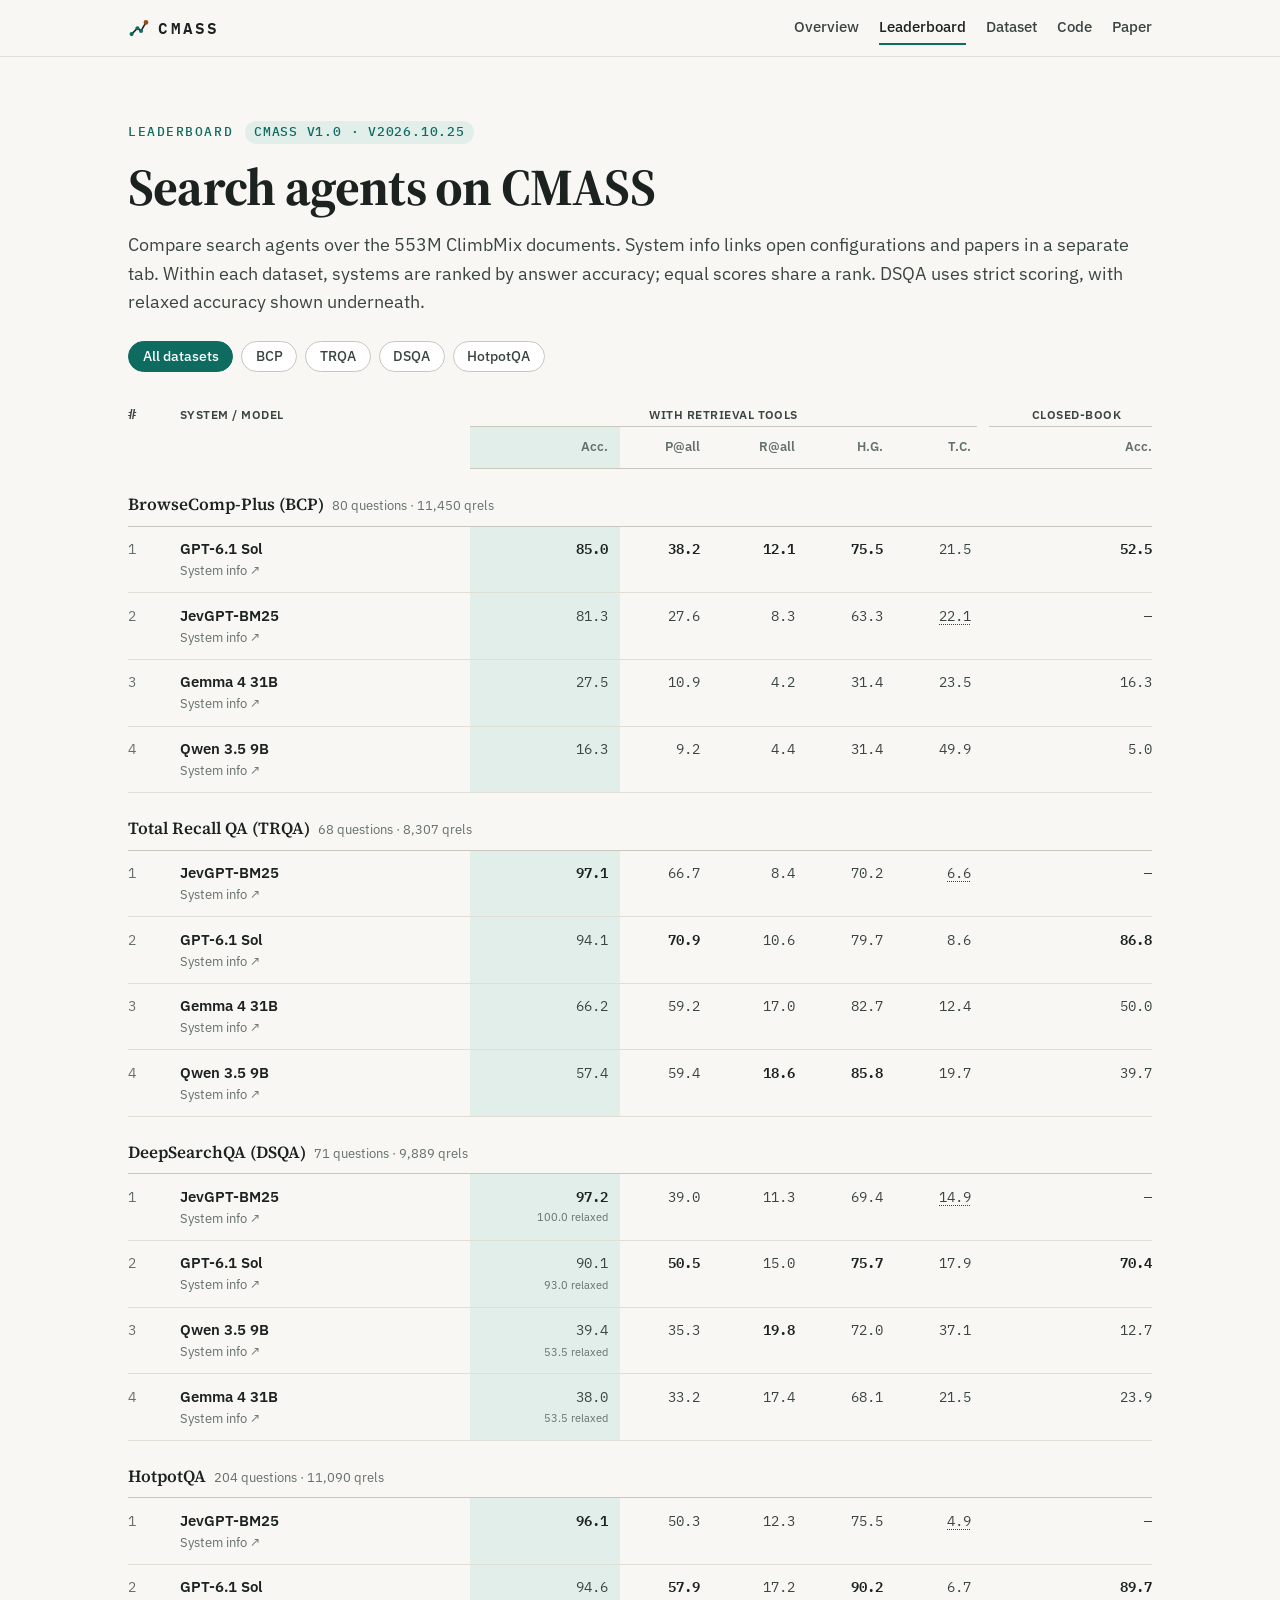
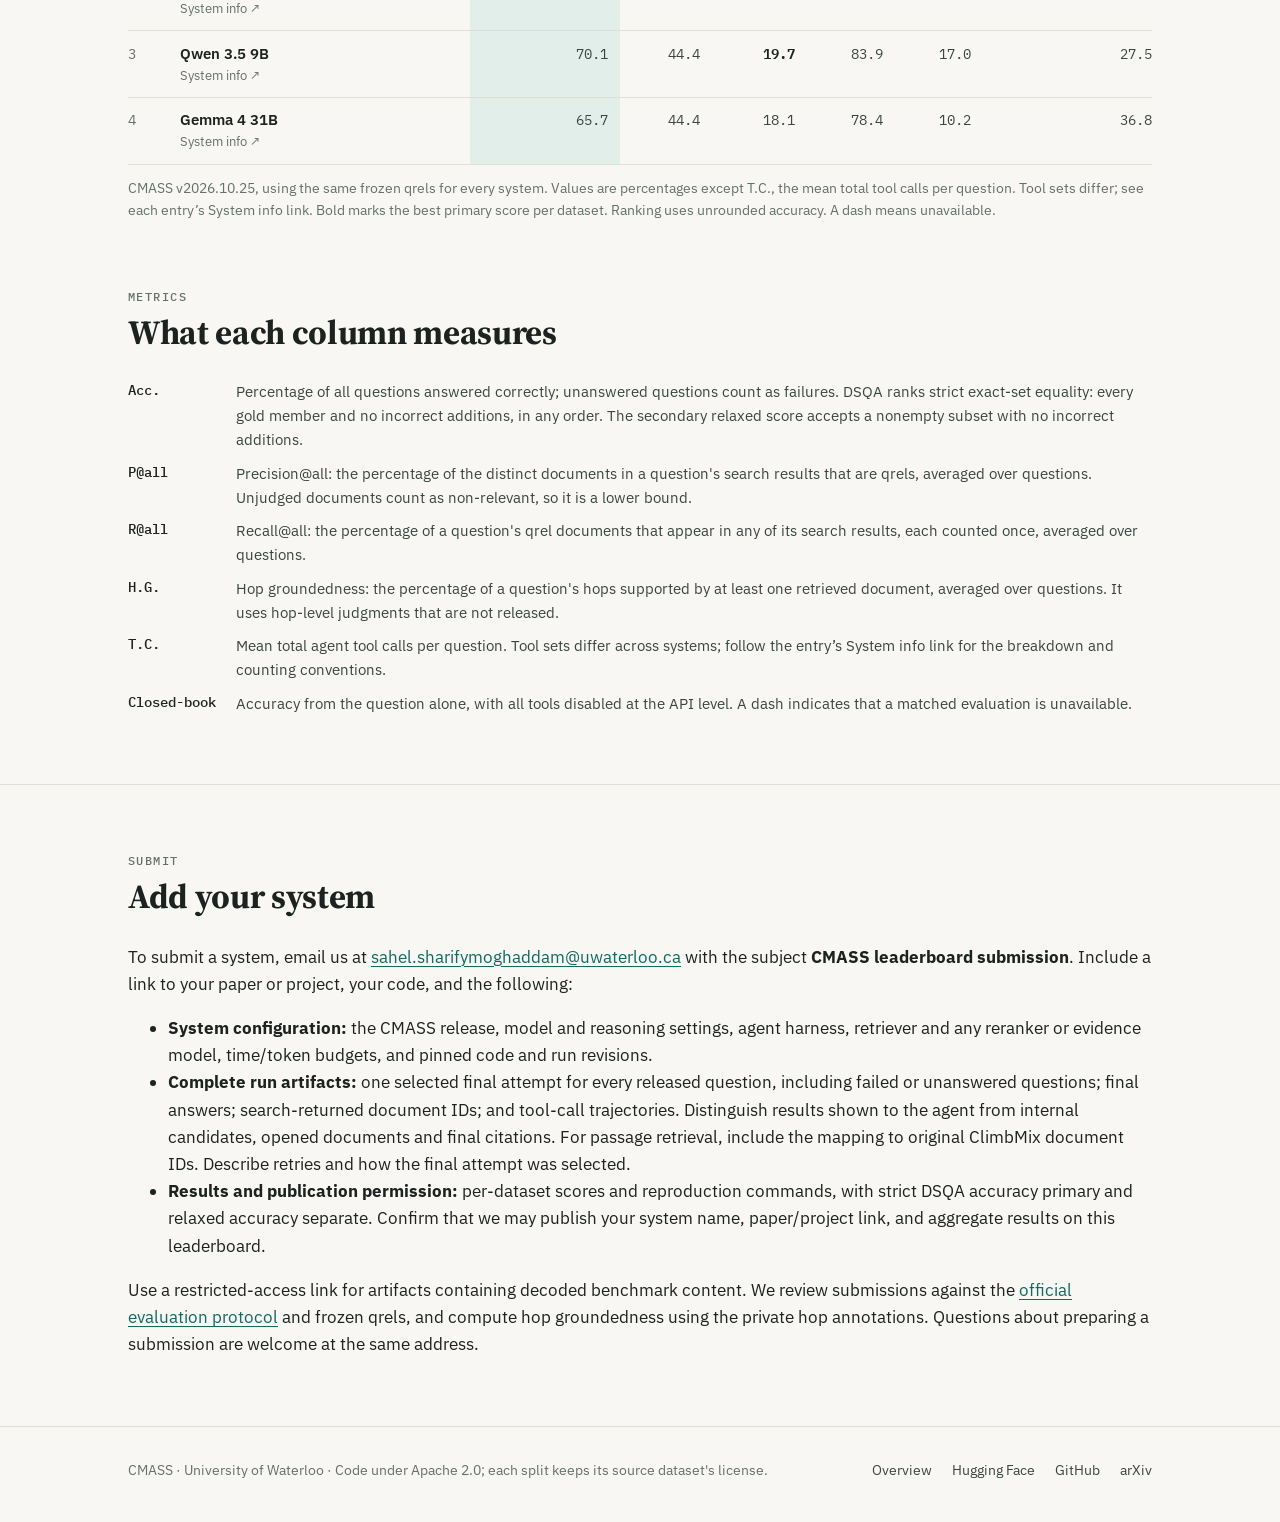
<file: docs/leaderboard/index.html>
<!doctype html>
<html lang="en">
<head>
<meta charset="utf-8">
<meta name="viewport" content="width=device-width, initial-scale=1">
<title>CMASS Leaderboard</title>
<meta name="description" content="Answer accuracy, precision@all, Recall@all, hop groundedness and tool calls of search agents on CMASS, with closed-book accuracy.">
<link rel="canonical" href="https://cmass.tech/leaderboard/">
<meta property="og:type" content="website">
<meta property="og:title" content="CMASS Leaderboard">
<meta property="og:description" content="Search agents on BrowseComp-Plus, Total Recall QA, DeepSearchQA and HotpotQA projected onto ClimbMix.">
<meta property="og:url" content="https://cmass.tech/leaderboard/">
<meta name="twitter:card" content="summary">
<link rel="icon" href="../assets/favicon.svg" type="image/svg+xml">
<link rel="preconnect" href="https://fonts.googleapis.com">
<link rel="preconnect" href="https://fonts.gstatic.com" crossorigin>
<link rel="stylesheet" href="https://fonts.googleapis.com/css2?family=IBM+Plex+Mono:wght@400;500;600&family=IBM+Plex+Sans:wght@400;500;600&family=Source+Serif+4:opsz,wght@8..60,600;8..60,700&display=swap">
<link rel="stylesheet" href="../assets/site.css?v=system-pages-1">
</head>
<body>

<header class="site-header">
  <div class="wrap header-row">
    <a class="wordmark" href="../" aria-label="CMASS home">
      <svg viewBox="0 0 24 24" aria-hidden="true"><path d="M4 19 10.5 12.5 14.5 15.5 20 6" fill="none" stroke="currentColor" stroke-width="1.8" stroke-linecap="round" stroke-linejoin="round"/><circle cx="4" cy="19" r="2.3" fill="var(--accent)"/><circle cx="10.5" cy="12.5" r="2.3" fill="var(--accent)"/><circle cx="14.5" cy="15.5" r="2.3" fill="var(--accent)"/><circle cx="20" cy="6" r="2.6" fill="var(--warm)"/></svg>
      CMASS
    </a>
    <nav class="site-nav" aria-label="Site">
      <a href="../">Overview</a>
      <a href="./" aria-current="page">Leaderboard</a>
      <a href="https://huggingface.co/datasets/castorini/cmass">Dataset</a>
      <a href="https://github.com/castorini/cmass">Code</a>
      <a href="https://arxiv.org/abs/2608.20317">Paper</a>
    </nav>
  </div>
</header>

<main>

<section class="page-head">
  <div class="wrap">
    <p class="eyebrow">Leaderboard <span class="version-pill">CMASS v1.0 &middot; v2026.10.25</span></p>
    <h1>Search agents on CMASS</h1>
    <div class="prose">
      <p class="lead">Compare search agents over the 553M ClimbMix documents. System info links open configurations and papers in a separate tab. Within each dataset, systems are ranked by answer accuracy; equal scores share a rank. DSQA uses strict scoring, with relaxed accuracy shown underneath.</p>
    </div>
  </div>
</section>

<section class="board-section">
  <div class="wrap">
    <div class="filters" role="group" aria-label="Show dataset">
      <button class="chip" type="button" data-filter="all" aria-pressed="true">All datasets</button>
      <button class="chip" type="button" data-filter="bcp" aria-pressed="false">BCP</button>
      <button class="chip" type="button" data-filter="trqa" aria-pressed="false">TRQA</button>
      <button class="chip" type="button" data-filter="dsqa" aria-pressed="false">DSQA</button>
      <button class="chip" type="button" data-filter="hotpotqa" aria-pressed="false">HotpotQA</button>
    </div>
    <p class="note table-scroll-hint">Scroll horizontally to compare all columns.</p>
    <div class="table-scroll board-scroll" tabindex="0" role="region" aria-label="CMASS leaderboard; scroll horizontally for all columns">
      <table class="data board">
        <thead>
          <tr class="grp">
            <th scope="col" rowspan="2" class="rank">#</th>
            <th scope="col" rowspan="2">System / model</th>
            <th scope="colgroup" colspan="5" class="span">With retrieval tools</th>
            <th scope="colgroup" class="span">Closed-book</th>
          </tr>
          <tr>
            <th scope="col" class="num key">Acc.</th>
            <th scope="col" class="num">P@all</th>
            <th scope="col" class="num">R@all</th>
            <th scope="col" class="num">H.G.</th>
            <th scope="col" class="num">T.C.</th>
            <th scope="col" class="num">Acc.</th>
          </tr>
        </thead>
          <!-- rows:start -->
          <tbody data-set="bcp">
            <tr class="set-row"><th scope="rowgroup" colspan="8">BrowseComp-Plus (BCP)<span>80 questions &middot; 11,450 qrels</span></th></tr>
            <tr data-system="piika-sol"><td class="rank">1</td><td class="model"><a href="systems/#system-piika-sol" target="_blank" rel="noopener" title="Opens in a new tab">GPT-6.1 Sol</a><span class="cell-sub"><a href="systems/#system-piika-sol" target="_blank" rel="noopener" title="Opens in a new tab">System info ↗</a></span></td><td class="num key best">85.0</td><td class="num best">38.2</td><td class="num best">12.1</td><td class="num best">75.5</td><td class="num">21.5</td><td class="num best">52.5</td></tr>
            <tr data-system="JevGPT-BM25"><td class="rank">2</td><td class="model"><a href="systems/#system-jevgpt-bm25" target="_blank" rel="noopener" title="Opens in a new tab">JevGPT-BM25</a><span class="cell-sub"><a href="systems/#system-jevgpt-bm25" target="_blank" rel="noopener" title="Opens in a new tab">System info ↗</a></span></td><td class="num key">81.3</td><td class="num">27.6</td><td class="num">8.3</td><td class="num">63.3</td><td class="num"><a class="tool-detail" href="systems/#jev-tool-usage" target="_blank" rel="noopener" title="Mean total tool calls per question; breakdown opens in a new tab">22.1</a></td><td class="num"><span aria-label="Unavailable" title="Not evaluated for this system">—</span></td></tr>
            <tr data-system="piika-gemma"><td class="rank">3</td><td class="model"><a href="systems/#system-piika-gemma" target="_blank" rel="noopener" title="Opens in a new tab">Gemma 4 31B</a><span class="cell-sub"><a href="systems/#system-piika-gemma" target="_blank" rel="noopener" title="Opens in a new tab">System info ↗</a></span></td><td class="num key">27.5</td><td class="num">10.9</td><td class="num">4.2</td><td class="num">31.4</td><td class="num">23.5</td><td class="num">16.3</td></tr>
            <tr data-system="piika-qwen"><td class="rank">4</td><td class="model"><a href="systems/#system-piika-qwen" target="_blank" rel="noopener" title="Opens in a new tab">Qwen 3.5 9B</a><span class="cell-sub"><a href="systems/#system-piika-qwen" target="_blank" rel="noopener" title="Opens in a new tab">System info ↗</a></span></td><td class="num key">16.3</td><td class="num">9.2</td><td class="num">4.4</td><td class="num">31.4</td><td class="num">49.9</td><td class="num">5.0</td></tr>
          </tbody>
          <tbody data-set="trqa">
            <tr class="set-row"><th scope="rowgroup" colspan="8">Total Recall QA (TRQA)<span>68 questions &middot; 8,307 qrels</span></th></tr>
            <tr data-system="JevGPT-BM25"><td class="rank">1</td><td class="model"><a href="systems/#system-jevgpt-bm25" target="_blank" rel="noopener" title="Opens in a new tab">JevGPT-BM25</a><span class="cell-sub"><a href="systems/#system-jevgpt-bm25" target="_blank" rel="noopener" title="Opens in a new tab">System info ↗</a></span></td><td class="num key best">97.1</td><td class="num">66.7</td><td class="num">8.4</td><td class="num">70.2</td><td class="num"><a class="tool-detail" href="systems/#jev-tool-usage" target="_blank" rel="noopener" title="Mean total tool calls per question; breakdown opens in a new tab">6.6</a></td><td class="num"><span aria-label="Unavailable" title="Not evaluated for this system">—</span></td></tr>
            <tr data-system="piika-sol"><td class="rank">2</td><td class="model"><a href="systems/#system-piika-sol" target="_blank" rel="noopener" title="Opens in a new tab">GPT-6.1 Sol</a><span class="cell-sub"><a href="systems/#system-piika-sol" target="_blank" rel="noopener" title="Opens in a new tab">System info ↗</a></span></td><td class="num key">94.1</td><td class="num best">70.9</td><td class="num">10.6</td><td class="num">79.7</td><td class="num">8.6</td><td class="num best">86.8</td></tr>
            <tr data-system="piika-gemma"><td class="rank">3</td><td class="model"><a href="systems/#system-piika-gemma" target="_blank" rel="noopener" title="Opens in a new tab">Gemma 4 31B</a><span class="cell-sub"><a href="systems/#system-piika-gemma" target="_blank" rel="noopener" title="Opens in a new tab">System info ↗</a></span></td><td class="num key">66.2</td><td class="num">59.2</td><td class="num">17.0</td><td class="num">82.7</td><td class="num">12.4</td><td class="num">50.0</td></tr>
            <tr data-system="piika-qwen"><td class="rank">4</td><td class="model"><a href="systems/#system-piika-qwen" target="_blank" rel="noopener" title="Opens in a new tab">Qwen 3.5 9B</a><span class="cell-sub"><a href="systems/#system-piika-qwen" target="_blank" rel="noopener" title="Opens in a new tab">System info ↗</a></span></td><td class="num key">57.4</td><td class="num">59.4</td><td class="num best">18.6</td><td class="num best">85.8</td><td class="num">19.7</td><td class="num">39.7</td></tr>
          </tbody>
          <tbody data-set="dsqa">
            <tr class="set-row"><th scope="rowgroup" colspan="8">DeepSearchQA (DSQA)<span>71 questions &middot; 9,889 qrels</span></th></tr>
            <tr data-system="JevGPT-BM25"><td class="rank">1</td><td class="model"><a href="systems/#system-jevgpt-bm25" target="_blank" rel="noopener" title="Opens in a new tab">JevGPT-BM25</a><span class="cell-sub"><a href="systems/#system-jevgpt-bm25" target="_blank" rel="noopener" title="Opens in a new tab">System info ↗</a></span></td><td class="num key best">97.2<span class="cell-sub relaxed">100.0 relaxed</span></td><td class="num">39.0</td><td class="num">11.3</td><td class="num">69.4</td><td class="num"><a class="tool-detail" href="systems/#jev-tool-usage" target="_blank" rel="noopener" title="Mean total tool calls per question; breakdown opens in a new tab">14.9</a></td><td class="num"><span aria-label="Unavailable" title="Not evaluated for this system">—</span></td></tr>
            <tr data-system="piika-sol"><td class="rank">2</td><td class="model"><a href="systems/#system-piika-sol" target="_blank" rel="noopener" title="Opens in a new tab">GPT-6.1 Sol</a><span class="cell-sub"><a href="systems/#system-piika-sol" target="_blank" rel="noopener" title="Opens in a new tab">System info ↗</a></span></td><td class="num key">90.1<span class="cell-sub relaxed">93.0 relaxed</span></td><td class="num best">50.5</td><td class="num">15.0</td><td class="num best">75.7</td><td class="num">17.9</td><td class="num best">70.4</td></tr>
            <tr data-system="piika-qwen"><td class="rank">3</td><td class="model"><a href="systems/#system-piika-qwen" target="_blank" rel="noopener" title="Opens in a new tab">Qwen 3.5 9B</a><span class="cell-sub"><a href="systems/#system-piika-qwen" target="_blank" rel="noopener" title="Opens in a new tab">System info ↗</a></span></td><td class="num key">39.4<span class="cell-sub relaxed">53.5 relaxed</span></td><td class="num">35.3</td><td class="num best">19.8</td><td class="num">72.0</td><td class="num">37.1</td><td class="num">12.7</td></tr>
            <tr data-system="piika-gemma"><td class="rank">4</td><td class="model"><a href="systems/#system-piika-gemma" target="_blank" rel="noopener" title="Opens in a new tab">Gemma 4 31B</a><span class="cell-sub"><a href="systems/#system-piika-gemma" target="_blank" rel="noopener" title="Opens in a new tab">System info ↗</a></span></td><td class="num key">38.0<span class="cell-sub relaxed">53.5 relaxed</span></td><td class="num">33.2</td><td class="num">17.4</td><td class="num">68.1</td><td class="num">21.5</td><td class="num">23.9</td></tr>
          </tbody>
          <tbody data-set="hotpotqa">
            <tr class="set-row"><th scope="rowgroup" colspan="8">HotpotQA<span>204 questions &middot; 11,090 qrels</span></th></tr>
            <tr data-system="JevGPT-BM25"><td class="rank">1</td><td class="model"><a href="systems/#system-jevgpt-bm25" target="_blank" rel="noopener" title="Opens in a new tab">JevGPT-BM25</a><span class="cell-sub"><a href="systems/#system-jevgpt-bm25" target="_blank" rel="noopener" title="Opens in a new tab">System info ↗</a></span></td><td class="num key best">96.1</td><td class="num">50.3</td><td class="num">12.3</td><td class="num">75.5</td><td class="num"><a class="tool-detail" href="systems/#jev-tool-usage" target="_blank" rel="noopener" title="Mean total tool calls per question; breakdown opens in a new tab">4.9</a></td><td class="num"><span aria-label="Unavailable" title="Not evaluated for this system">—</span></td></tr>
            <tr data-system="piika-sol"><td class="rank">2</td><td class="model"><a href="systems/#system-piika-sol" target="_blank" rel="noopener" title="Opens in a new tab">GPT-6.1 Sol</a><span class="cell-sub"><a href="systems/#system-piika-sol" target="_blank" rel="noopener" title="Opens in a new tab">System info ↗</a></span></td><td class="num key">94.6</td><td class="num best">57.9</td><td class="num">17.2</td><td class="num best">90.2</td><td class="num">6.7</td><td class="num best">89.7</td></tr>
            <tr data-system="piika-qwen"><td class="rank">3</td><td class="model"><a href="systems/#system-piika-qwen" target="_blank" rel="noopener" title="Opens in a new tab">Qwen 3.5 9B</a><span class="cell-sub"><a href="systems/#system-piika-qwen" target="_blank" rel="noopener" title="Opens in a new tab">System info ↗</a></span></td><td class="num key">70.1</td><td class="num">44.4</td><td class="num best">19.7</td><td class="num">83.9</td><td class="num">17.0</td><td class="num">27.5</td></tr>
            <tr data-system="piika-gemma"><td class="rank">4</td><td class="model"><a href="systems/#system-piika-gemma" target="_blank" rel="noopener" title="Opens in a new tab">Gemma 4 31B</a><span class="cell-sub"><a href="systems/#system-piika-gemma" target="_blank" rel="noopener" title="Opens in a new tab">System info ↗</a></span></td><td class="num key">65.7</td><td class="num">44.4</td><td class="num">18.1</td><td class="num">78.4</td><td class="num">10.2</td><td class="num">36.8</td></tr>
          </tbody>
          <!-- rows:end -->
      </table>
    </div>
    <p class="note table-note">CMASS v2026.10.25, using the same frozen qrels for every system. Values are percentages except T.C., the mean total tool calls per question. Tool sets differ; see each entry’s System info link. Bold marks the best primary score per dataset. Ranking uses unrounded accuracy. A dash means unavailable.</p>
  </div>
</section>

<section class="section" id="metrics">
  <div class="wrap">
    <div>
      <div class="section-head">
        <p class="kicker">Metrics</p>
        <h2>What each column measures</h2>
      </div>
      <dl class="defs">
        <dt>Acc.</dt>
        <dd>Percentage of all questions answered correctly; unanswered questions count as failures. DSQA ranks strict exact-set equality: every gold member and no incorrect additions, in any order. The secondary relaxed score accepts a nonempty subset with no incorrect additions.</dd>
        <dt>P@all</dt>
        <dd>Precision@all: the percentage of the distinct documents in a question's search results that are qrels, averaged over questions. Unjudged documents count as non-relevant, so it is a lower bound.</dd>
        <dt>R@all</dt>
        <dd>Recall@all: the percentage of a question's qrel documents that appear in any of its search results, each counted once, averaged over questions.</dd>
        <dt>H.G.</dt>
        <dd>Hop groundedness: the percentage of a question's hops supported by at least one retrieved document, averaged over questions. It uses hop-level judgments that are not released.</dd>
        <dt>T.C.</dt>
        <dd>Mean total agent tool calls per question. Tool sets differ across systems; follow the entry’s System info link for the breakdown and counting conventions.</dd>
        <dt>Closed-book</dt>
        <dd>Accuracy from the question alone, with all tools disabled at the API level. A dash indicates that a matched evaluation is unavailable.</dd>
      </dl>
    </div>
  </div>
</section>

<section class="section" id="submit">
  <div class="wrap">
    <div class="section-head">
      <p class="kicker">Submit</p>
      <h2>Add your system</h2>
    </div>
    <div class="prose">
      <p>To submit a system, email us at <a href="mailto:sahel.sharifymoghaddam@uwaterloo.ca?subject=CMASS%20leaderboard%20submission">sahel.sharifymoghaddam@uwaterloo.ca</a> with the subject <strong>CMASS leaderboard submission</strong>. Include a link to your paper or project, your code, and the following:</p>
      <ul>
        <li><strong>System configuration:</strong> the CMASS release, model and reasoning settings, agent harness, retriever and any reranker or evidence model, time/token budgets, and pinned code and run revisions.</li>
        <li><strong>Complete run artifacts:</strong> one selected final attempt for every released question, including failed or unanswered questions; final answers; search-returned document IDs; and tool-call trajectories. Distinguish results shown to the agent from internal candidates, opened documents and final citations. For passage retrieval, include the mapping to original ClimbMix document IDs. Describe retries and how the final attempt was selected.</li>
        <li><strong>Results and publication permission:</strong> per-dataset scores and reproduction commands, with strict DSQA accuracy primary and relaxed accuracy separate. Confirm that we may publish your system name, paper/project link, and aggregate results on this leaderboard.</li>
      </ul>
      <p>Use a restricted-access link for artifacts containing decoded benchmark content. We review submissions against the <a href="https://github.com/castorini/cmass/blob/main/REPRODUCING.md">official evaluation protocol</a> and frozen qrels, and compute hop groundedness using the private hop annotations. Questions about preparing a submission are welcome at the same address.</p>
    </div>
  </div>
</section>

</main>

<footer class="site-footer">
  <div class="wrap footer-row">
    <p>CMASS &middot; University of Waterloo &middot; Code under Apache&nbsp;2.0; each split keeps its source dataset's license.</p>
    <nav class="footer-links" aria-label="Project links">
      <a href="../">Overview</a>
      <a href="https://huggingface.co/datasets/castorini/cmass">Hugging Face</a>
      <a href="https://github.com/castorini/cmass">GitHub</a>
      <a href="https://arxiv.org/abs/2608.20317">arXiv</a>
    </nav>
  </div>
</footer>

<script src="../assets/site.js?v=system-pages-1"></script>
</body>
</html>
</file>
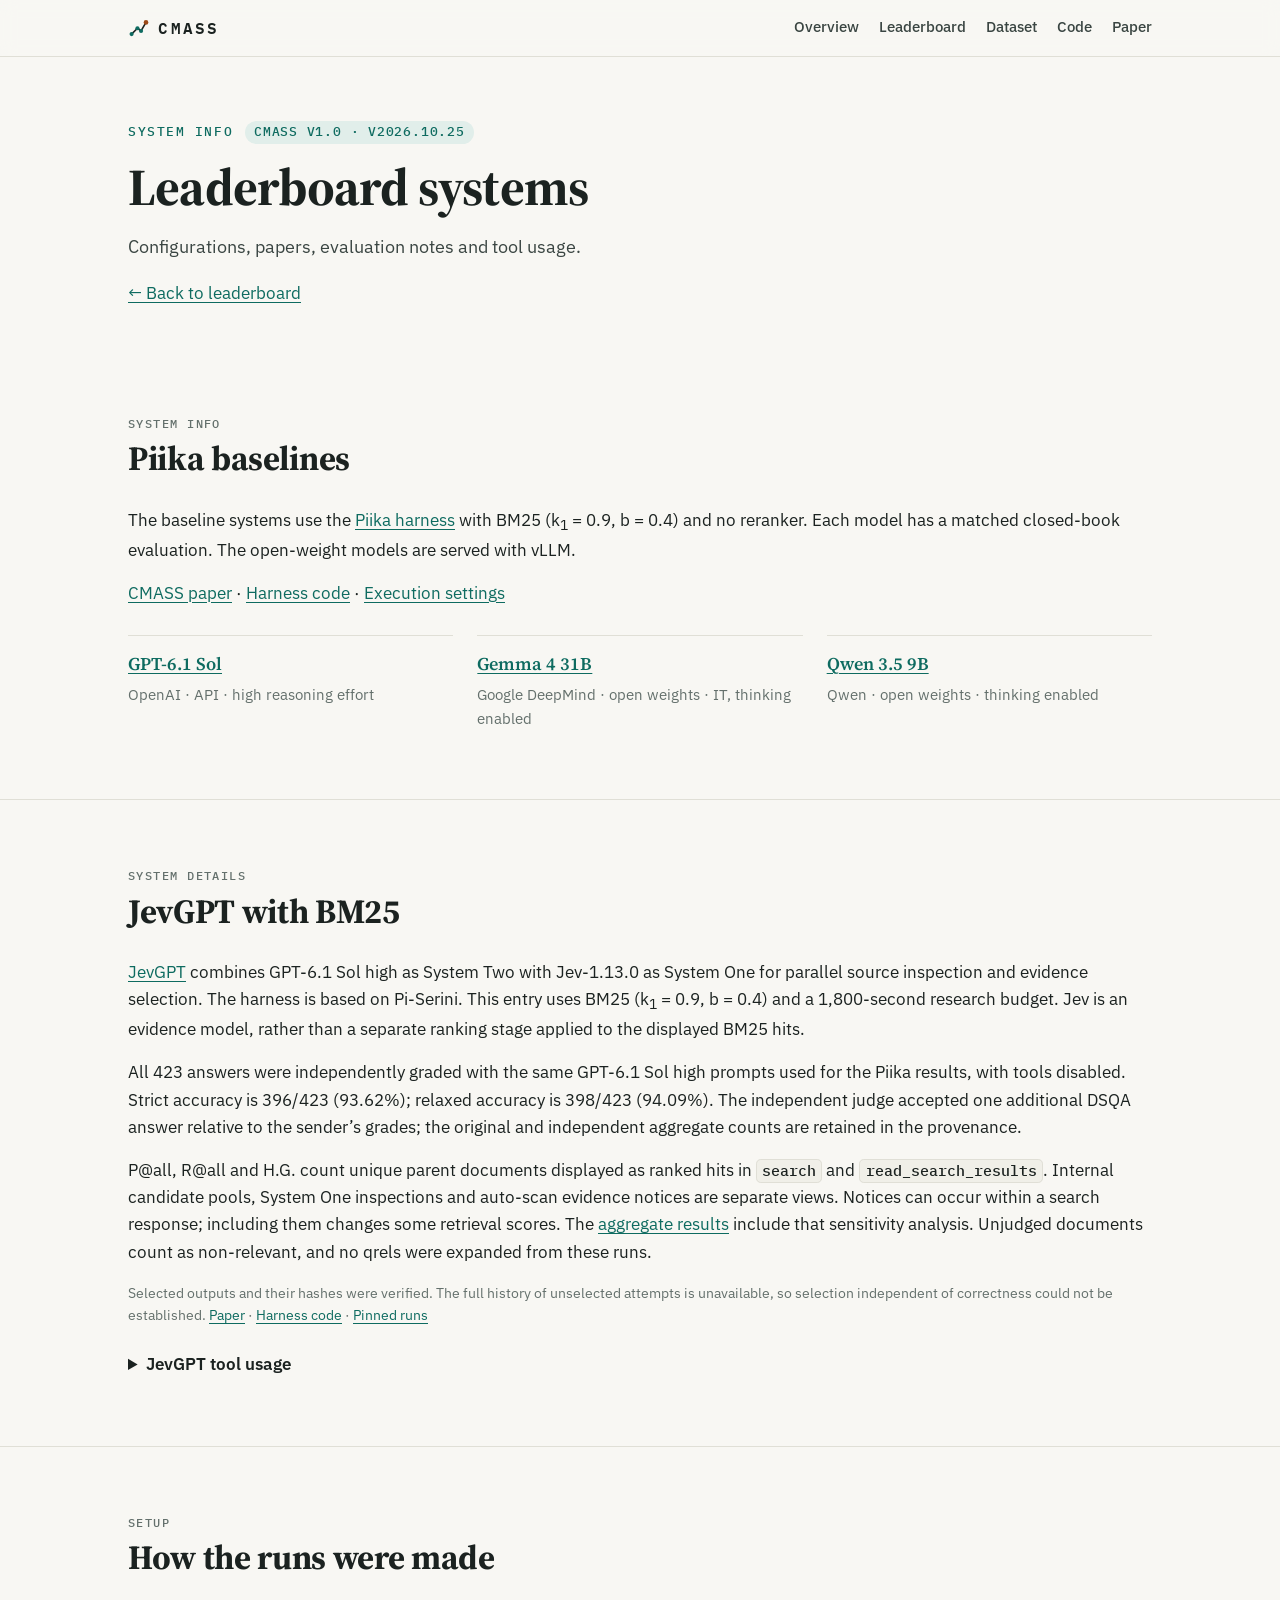
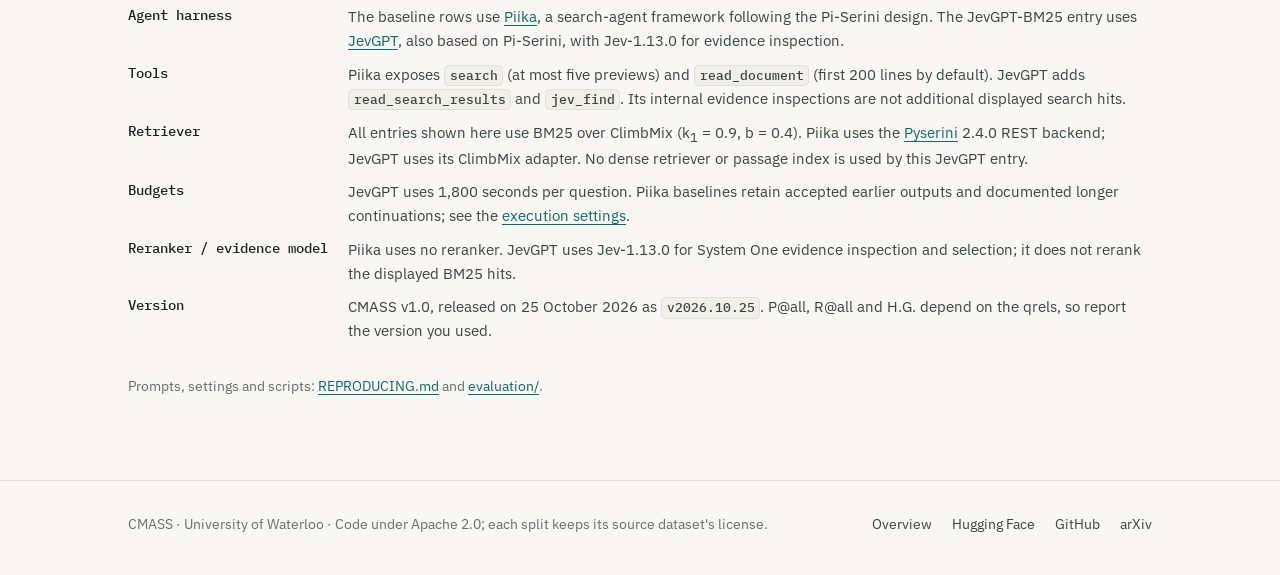
<file: docs/leaderboard/systems/index.html>
<!doctype html>
<html lang="en">
<head>
<meta charset="utf-8">
<meta name="viewport" content="width=device-width, initial-scale=1">
<title>CMASS System Info</title>
<meta name="description" content="System configurations, papers, evaluation notes and tool usage for CMASS leaderboard entries.">
<link rel="canonical" href="https://cmass.tech/leaderboard/systems/">
<meta property="og:type" content="website">
<meta property="og:title" content="CMASS System Info">
<meta property="og:description" content="Harnesses, BM25 settings, models, evaluation notes and tool usage for CMASS search agents.">
<meta property="og:url" content="https://cmass.tech/leaderboard/systems/">
<meta name="twitter:card" content="summary">
<link rel="icon" href="../../assets/favicon.svg" type="image/svg+xml">
<link rel="preconnect" href="https://fonts.googleapis.com">
<link rel="preconnect" href="https://fonts.gstatic.com" crossorigin>
<link rel="stylesheet" href="https://fonts.googleapis.com/css2?family=IBM+Plex+Mono:wght@400;500;600&family=IBM+Plex+Sans:wght@400;500;600&family=Source+Serif+4:opsz,wght@8..60,600;8..60,700&display=swap">
<link rel="stylesheet" href="../../assets/site.css?v=system-pages-1">
</head>
<body>

<header class="site-header">
  <div class="wrap header-row">
    <a class="wordmark" href="../../" aria-label="CMASS home">
      <svg viewBox="0 0 24 24" aria-hidden="true"><path d="M4 19 10.5 12.5 14.5 15.5 20 6" fill="none" stroke="currentColor" stroke-width="1.8" stroke-linecap="round" stroke-linejoin="round"/><circle cx="4" cy="19" r="2.3" fill="var(--accent)"/><circle cx="10.5" cy="12.5" r="2.3" fill="var(--accent)"/><circle cx="14.5" cy="15.5" r="2.3" fill="var(--accent)"/><circle cx="20" cy="6" r="2.6" fill="var(--warm)"/></svg>
      CMASS
    </a>
    <nav class="site-nav" aria-label="Site">
      <a href="../../">Overview</a>
      <a href="../">Leaderboard</a>
      <a href="https://huggingface.co/datasets/castorini/cmass">Dataset</a>
      <a href="https://github.com/castorini/cmass">Code</a>
      <a href="https://arxiv.org/abs/2608.20317">Paper</a>
    </nav>
  </div>
</header>

<main>
<section class="page-head">
  <div class="wrap">
    <p class="eyebrow">System info <span class="version-pill">CMASS v1.0 &middot; v2026.10.25</span></p>
    <h1>Leaderboard systems</h1>
    <p class="lead">Configurations, papers, evaluation notes and tool usage.</p>
    <p><a href="../">&larr; Back to leaderboard</a></p>
  </div>
</section>
<section class="section" id="piika">
  <div class="wrap">
    <div class="section-head">
      <p class="kicker">System info</p>
      <h2>Piika baselines</h2>
    </div>
    <div class="prose">
      <p>The baseline systems use the <a href="https://github.com/castorini/piika">Piika harness</a> with BM25 (k<sub>1</sub> = 0.9, b = 0.4) and no reranker. Each model has a matched closed-book evaluation. The open-weight models are served with vLLM.</p>
      <p><a href="https://arxiv.org/abs/2608.20317">CMASS paper</a> &middot; <a href="https://github.com/castorini/piika">Harness code</a> &middot; <a href="https://github.com/castorini/cmass/blob/main/evaluation/SETTINGS.md">Execution settings</a></p>
    </div>
    <div class="system-models">
      <!-- piika-models:start -->
      <article class="system-model" id="system-piika-sol" tabindex="-1">
        <h3><a href="https://developers.openai.com/api/docs/models/gpt-6.1-sol">GPT-6.1 Sol</a></h3>
        <p>OpenAI &middot; API &middot; high reasoning effort</p>
      </article>
      <article class="system-model" id="system-piika-gemma" tabindex="-1">
        <h3><a href="https://huggingface.co/google/gemma-4-31B-it">Gemma 4 31B</a></h3>
        <p>Google DeepMind &middot; open weights &middot; IT, thinking enabled</p>
      </article>
      <article class="system-model" id="system-piika-qwen" tabindex="-1">
        <h3><a href="https://huggingface.co/Qwen/Qwen3.5-9B">Qwen 3.5 9B</a></h3>
        <p>Qwen &middot; open weights &middot; thinking enabled</p>
      </article>
          <!-- piika-models:end -->
    </div>
  </div>
</section>

<section class="section" id="jevgpt">
  <div class="wrap">
    <div class="section-head">
      <p class="kicker">System details</p>
      <h2 id="system-jevgpt-bm25" tabindex="-1">JevGPT with BM25</h2>
    </div>
    <div class="prose">
      <p><a href="https://arxiv.org/abs/2610.18272">JevGPT</a> combines GPT-6.1 Sol high as System Two with Jev-1.13.0 as System One for parallel source inspection and evidence selection. The harness is based on Pi-Serini. This entry uses BM25 (k<sub>1</sub> = 0.9, b = 0.4) and a 1,800-second research budget. Jev is an evidence model, rather than a separate ranking stage applied to the displayed BM25 hits.</p>
      <p>All 423 answers were independently graded with the same GPT-6.1 Sol high prompts used for the Piika results, with tools disabled. Strict accuracy is 396/423 (93.62%); relaxed accuracy is 398/423 (94.09%). The independent judge accepted one additional DSQA answer relative to the sender’s grades; the original and independent aggregate counts are retained in the provenance.</p>
      <p>P@all, R@all and H.G. count unique parent documents displayed as ranked hits in <code>search</code> and <code>read_search_results</code>. Internal candidate pools, System One inspections and auto-scan evidence notices are separate views. Notices can occur within a search response; including them changes some retrieval scores. The <a href="https://github.com/castorini/cmass/blob/main/evaluation/jevgpt_results.json">aggregate results</a> include that sensitivity analysis. Unjudged documents count as non-relevant, and no qrels were expanded from these runs.</p>
      <p class="note">Selected outputs and their hashes were verified. The full history of unselected attempts is unavailable, so selection independent of correctness could not be established. <a href="https://arxiv.org/abs/2610.18272">Paper</a> &middot; <a href="https://github.com/sunyasheng/JevGPT">Harness code</a> &middot; <a href="https://huggingface.co/datasets/yashengsun/JevGPT-runs/tree/cb62978c2053d391df6edc6e45d96dfe8ceaaa2e">Pinned runs</a></p>
    </div>
    <details class="tool-breakdown" id="jev-tool-usage">
      <summary>JevGPT tool usage</summary>
      <p>Counts are totals across every question in each dataset. The final column is their sum divided by the question count. JevGPT has four agent tools; these totals are not directly comparable with Piika’s search-plus-read T.C. Internal System One requests are excluded.</p>
      <div class="table-scroll" tabindex="0" role="region" aria-label="JevGPT tool counts">
        <table class="data">
          <thead><tr><th scope="col">Dataset</th><th scope="col">System</th><th scope="col">search</th><th scope="col">read_search_results</th><th scope="col">jev_find</th><th scope="col">read_document</th><th scope="col">All calls / question</th></tr></thead>
          <!-- jev-tools:start -->
          <tbody data-set="bcp">
            <tr><td>BCP</td><td>JevGPT-BM25</td><td>875</td><td>34</td><td>748</td><td>108</td><td>22.1</td></tr>
          </tbody>
          <tbody data-set="trqa">
            <tr><td>TRQA</td><td>JevGPT-BM25</td><td>204</td><td>8</td><td>202</td><td>32</td><td>6.6</td></tr>
          </tbody>
          <tbody data-set="dsqa">
            <tr><td>DSQA</td><td>JevGPT-BM25</td><td>503</td><td>23</td><td>436</td><td>94</td><td>14.9</td></tr>
          </tbody>
          <tbody data-set="hotpotqa">
            <tr><td>HotpotQA</td><td>JevGPT-BM25</td><td>470</td><td>5</td><td>473</td><td>46</td><td>4.9</td></tr>
          </tbody>
          <!-- jev-tools:end -->
        </table>
      </div>
    </details>
  </div>
</section>

<section class="section" id="run-settings">
  <div class="wrap">
    <div>
      <div class="section-head">
        <p class="kicker">Setup</p>
        <h2>How the runs were made</h2>
      </div>
      <dl class="defs">
        <dt>Agent harness</dt>
        <dd>The baseline rows use <a href="https://github.com/castorini/piika">Piika</a>, a search-agent framework following the Pi-Serini design. The JevGPT-BM25 entry uses <a href="https://github.com/sunyasheng/JevGPT">JevGPT</a>, also based on Pi-Serini, with Jev-1.13.0 for evidence inspection.</dd>
        <dt>Tools</dt>
        <dd>Piika exposes <code>search</code> (at most five previews) and <code>read_document</code> (first 200 lines by default). JevGPT adds <code>read_search_results</code> and <code>jev_find</code>. Its internal evidence inspections are not additional displayed search hits.</dd>
        <dt>Retriever</dt>
        <dd>All entries shown here use BM25 over ClimbMix (k<sub>1</sub>&nbsp;=&nbsp;0.9, b&nbsp;=&nbsp;0.4). Piika uses the <a href="https://github.com/castorini/pyserini">Pyserini</a> 2.4.0 REST backend; JevGPT uses its ClimbMix adapter. No dense retriever or passage index is used by this JevGPT entry.</dd>
        <dt>Budgets</dt>
        <dd>JevGPT uses 1,800 seconds per question. Piika baselines retain accepted earlier outputs and documented longer continuations; see the <a href="https://github.com/castorini/cmass/blob/main/evaluation/SETTINGS.md#budgets-continuation-and-termination">execution settings</a>.</dd>
        <dt>Reranker / evidence model</dt>
        <dd>Piika uses no reranker. JevGPT uses Jev-1.13.0 for System One evidence inspection and selection; it does not rerank the displayed BM25 hits.</dd>
        <dt>Version</dt>
        <dd>CMASS v1.0, released on 25 October 2026 as <code>v2026.10.25</code>. P@all, R@all and H.G. depend on the qrels, so report the version you used.</dd>
      </dl>
      <p class="note more">Prompts, settings and scripts: <a href="https://github.com/castorini/cmass/blob/main/REPRODUCING.md">REPRODUCING.md</a> and <a href="https://github.com/castorini/cmass/tree/main/evaluation">evaluation/</a>.</p>
    </div>
  </div>
</section>

</main>

<footer class="site-footer">
  <div class="wrap footer-row">
    <p>CMASS &middot; University of Waterloo &middot; Code under Apache&nbsp;2.0; each split keeps its source dataset's license.</p>
    <nav class="footer-links" aria-label="Project links">
      <a href="../../">Overview</a>
      <a href="https://huggingface.co/datasets/castorini/cmass">Hugging Face</a>
      <a href="https://github.com/castorini/cmass">GitHub</a>
      <a href="https://arxiv.org/abs/2608.20317">arXiv</a>
    </nav>
  </div>
</footer>

<script src="../../assets/site.js?v=system-pages-1"></script>
</body>
</html>
</file>
<file: docs/assets/site.css>
:root {
  --bg: #f8f7f3;
  --surface: #ffffff;
  --sunken: #f0efe8;
  --ink: #1b2220;
  --ink-2: #3a4542;
  --muted: #64706c;
  --line: #e0dfd6;
  --line-strong: #c8c7bd;
  --accent: #0e6b60;
  --accent-hover: #0a5249;
  --accent-ink: #ffffff;
  --accent-soft: #e1eeea;
  --warm: #9c4a19;
  --code-bg: #f1f0ea;
  --shadow: 0 1px 2px rgba(27, 34, 32, .05), 0 6px 20px rgba(27, 34, 32, .05);
  --logo-github: #181717;
  --logo-arxiv-mark: #aa142d;
  --logo-arxiv-grey: #7c7469;

  --serif: "Source Serif 4", "Source Serif Pro", Georgia, "Times New Roman", serif;
  --sans: "IBM Plex Sans", system-ui, -apple-system, "Segoe UI", Roboto, sans-serif;
  --mono: "IBM Plex Mono", ui-monospace, SFMono-Regular, Menlo, Consolas, monospace;

  --wrap: 68rem;
  --gutter: clamp(1rem, 4vw, 2rem);
  color-scheme: light;
}

@media (prefers-color-scheme: dark) {
  :root {
    --bg: #0f1413;
    --surface: #151c1a;
    --sunken: #121816;
    --ink: #e6ebe8;
    --ink-2: #c4cdc9;
    --muted: #93a19c;
    --line: #25302c;
    --line-strong: #34403c;
    --accent: #52c2b1;
    --accent-hover: #74d4c5;
    --accent-ink: #06110f;
    --accent-soft: #15302b;
    --warm: #e39a63;
    --code-bg: #121917;
    --shadow: none;
    --logo-github: #ffffff;
    --logo-arxiv-mark: #a5d6fe;
    color-scheme: dark;
  }
}

*, *::before, *::after { box-sizing: border-box; }

html { -webkit-text-size-adjust: 100%; scroll-padding-top: 4.5rem; }

body {
  margin: 0;
  background: var(--bg);
  color: var(--ink);
  font: 400 1.0625rem/1.6 var(--sans);
  -webkit-font-smoothing: antialiased;
}

img { max-width: 100%; height: auto; }

a { color: var(--accent); text-underline-offset: .18em; text-decoration-thickness: 1px; }
a:hover { color: var(--accent-hover); }

:focus-visible { outline: 2px solid var(--accent); outline-offset: 2px; border-radius: 3px; }

.wrap {
  width: 100%;
  max-width: var(--wrap);
  margin-inline: auto;
  padding-inline: var(--gutter);
}

/* Header */

.site-header {
  position: sticky;
  top: 0;
  z-index: 10;
  background: color-mix(in srgb, var(--bg) 88%, transparent);
  backdrop-filter: saturate(1.4) blur(8px);
  -webkit-backdrop-filter: saturate(1.4) blur(8px);
  border-bottom: 1px solid var(--line);
}

.header-row {
  display: flex;
  align-items: center;
  justify-content: space-between;
  gap: 1rem;
  min-height: 3.5rem;
}

.wordmark {
  display: inline-flex;
  align-items: center;
  gap: .55rem;
  color: var(--ink);
  text-decoration: none;
  font: 600 1rem/1 var(--mono);
  letter-spacing: .14em;
}
.wordmark:hover { color: var(--ink); }
.wordmark svg { width: 1.35rem; height: 1.35rem; flex: none; }

.site-nav { display: flex; flex-wrap: wrap; justify-content: flex-end; gap: .25rem 1.25rem; }
.site-nav a {
  color: var(--ink-2);
  text-decoration: none;
  font-size: .9375rem;
  font-weight: 500;
  padding-block: .25rem;
  border-bottom: 2px solid transparent;
}
.site-nav a:hover { color: var(--accent); }
.site-nav a[aria-current="page"] { color: var(--ink); border-bottom-color: var(--accent); }

/* Hero */

.hero { padding-block: clamp(3rem, 8vw, 5.5rem) clamp(2rem, 5vw, 3rem); }

.eyebrow {
  display: flex;
  flex-wrap: wrap;
  align-items: center;
  gap: .5rem .75rem;
  margin: 0 0 1rem;
  color: var(--accent);
  font: 500 .8125rem/1.3 var(--mono);
  letter-spacing: .12em;
  text-transform: uppercase;
}
.version-pill {
  padding: .2rem .55rem;
  border-radius: 999px;
  background: var(--accent-soft);
  letter-spacing: .06em;
  white-space: nowrap;
}

.title { margin: 0; text-wrap: balance; }
.title-mark {
  display: block;
  font: 700 clamp(3.25rem, 11vw, 6rem)/.95 var(--serif);
  letter-spacing: -.02em;
}
.title-sub {
  display: block;
  max-width: 34ch;
  margin-top: 1rem;
  font: 600 clamp(1.3rem, 3.2vw, 1.875rem)/1.25 var(--serif);
  color: var(--ink-2);
  text-wrap: balance;
}

.authors { margin: 2rem 0 .25rem; font-size: 1.0625rem; font-weight: 500; }
.authors sup, .affil sup { color: var(--muted); font-weight: 400; }
.affil { margin: 0; color: var(--muted); font-size: .9375rem; }

.actions { display: flex; flex-wrap: wrap; gap: .625rem; margin-top: 2rem; }

.btn {
  display: inline-flex;
  align-items: center;
  gap: .5rem;
  padding: .6rem 1rem;
  border: 1px solid var(--line-strong);
  border-radius: 999px;
  background: var(--surface);
  color: var(--ink);
  font: 500 .9375rem/1 var(--sans);
  text-decoration: none;
  transition: border-color .15s, background-color .15s, color .15s;
}
.btn:hover { border-color: var(--accent); color: var(--accent); }
.btn svg { width: 1.05rem; height: 1.05rem; flex: none; }
.btn svg.logo { width: 1.2rem; height: 1.2rem; }
.logo-github path { fill: var(--logo-github); }
.logo-arxiv .ax-red { fill: var(--logo-arxiv-mark); }
.logo-arxiv .ax-grey { fill: var(--logo-arxiv-grey); }
.btn-primary { background: var(--accent); border-color: var(--accent); color: var(--accent-ink); }
.btn-primary:hover { background: var(--accent-hover); border-color: var(--accent-hover); color: var(--accent-ink); }

/* Facts band */

.facts { border-block: 1px solid var(--line); background: var(--surface); }
.facts-grid {
  display: grid;
  grid-template-columns: repeat(6, minmax(0, 1fr));
  margin-block: 0;
}
.fact {
  display: flex;
  flex-direction: column-reverse;
  justify-content: flex-end;
  gap: .3rem;
  padding: 1.4rem 1rem 1.4rem 0;
}
.fact + .fact { padding-left: 1rem; border-left: 1px solid var(--line); }
.fact dd {
  margin: 0;
  font: 500 clamp(1.5rem, 3vw, 2rem)/1 var(--mono);
  font-variant-numeric: tabular-nums;
  letter-spacing: -.02em;
}
.fact dt { color: var(--muted); font-size: .8125rem; line-height: 1.35; }

/* Sections */

.section { padding-block: clamp(2.75rem, 6vw, 4.25rem); }
.section + .section { border-top: 1px solid var(--line); }

.section-head { display: grid; gap: .5rem; margin-bottom: 1.75rem; }
.section-head h2 {
  margin: 0;
  font: 700 clamp(1.6rem, 3.4vw, 2.125rem)/1.15 var(--serif);
  letter-spacing: -.01em;
  text-wrap: balance;
}
.kicker {
  margin: 0;
  color: var(--muted);
  font: 500 .75rem/1.3 var(--mono);
  letter-spacing: .12em;
  text-transform: uppercase;
}

.prose { max-width: none; }
.prose p { margin: 0 0 1rem; }
.prose p:last-child { margin-bottom: 0; }
.lead { font-size: 1.125rem; color: var(--ink-2); }

.split { display: grid; grid-template-columns: minmax(0, 1fr) minmax(0, 1fr); gap: 2.5rem; align-items: start; }

/* Tables */

.table-scroll { overflow-x: auto; -webkit-overflow-scrolling: touch; }

table.data {
  width: 100%;
  border-collapse: collapse;
  font-size: .9375rem;
  font-variant-numeric: tabular-nums;
}
table.data caption {
  caption-side: bottom;
  padding-top: .75rem;
  color: var(--muted);
  font-size: .8125rem;
  text-align: left;
}
table.data th, table.data td { padding: .65rem .75rem; text-align: left; vertical-align: baseline; }
table.data thead th {
  color: var(--muted);
  font-size: .75rem;
  font-weight: 600;
  letter-spacing: .06em;
  text-transform: uppercase;
  border-bottom: 1px solid var(--line-strong);
  white-space: nowrap;
}
table.data tbody td, table.data tbody th { border-bottom: 1px solid var(--line); }
table.data .num { text-align: right; font-family: var(--mono); font-size: .875rem; }
table.data thead .num { font-family: var(--sans); font-size: .75rem; }
table.data tfoot td { font-weight: 600; border-top: 1px solid var(--line-strong); }
table.data td:first-child, table.data th:first-child { padding-left: 0; }
table.data td:last-child, table.data th:last-child { padding-right: 0; }
.cell-sub { display: block; color: var(--muted); font-size: .8125rem; }

/* Pipeline */

.stages {
  list-style: none;
  margin: 0;
  padding: 0;
  display: grid;
  grid-template-columns: repeat(4, minmax(0, 1fr));
  gap: 1rem;
  counter-reset: stage -1;
}
.stage {
  position: relative;
  padding: 1.25rem 1.25rem 1.4rem;
  background: var(--surface);
  border: 1px solid var(--line);
  border-radius: .75rem;
  counter-increment: stage;
}
.stage::before {
  content: "Stage " counter(stage);
  display: block;
  margin-bottom: .5rem;
  color: var(--accent);
  font: 500 .75rem/1 var(--mono);
  letter-spacing: .1em;
  text-transform: uppercase;
}
.stage h3 { margin: 0 0 .5rem; font: 600 1.125rem/1.3 var(--serif); }
.stage p { margin: 0; color: var(--ink-2); font-size: .9375rem; line-height: 1.55; }

/* Findings */

.findings { display: grid; grid-template-columns: repeat(3, minmax(0, 1fr)); gap: 2rem; margin: 0; padding: 0; list-style: none; }
.finding { border-top: 2px solid var(--accent); padding-top: 1rem; }
.finding h3 { margin: 0 0 .5rem; font: 600 1.125rem/1.3 var(--serif); }
.finding p { margin: 0; color: var(--ink-2); font-size: .9375rem; }
.figure-inline { font-family: var(--mono); font-size: .9em; color: var(--ink); font-weight: 500; }

.more { margin-top: 2rem; }

/* Code */

.code {
  position: relative;
  margin: 0;
  background: var(--code-bg);
  border: 1px solid var(--line);
  border-radius: .75rem;
  min-width: 0;
}
.code pre {
  margin: 0;
  padding: 1.1rem 1.25rem;
  overflow-x: auto;
  font: 400 .8125rem/1.65 var(--mono);
  color: var(--ink);
  tab-size: 4;
}
.code-bar {
  display: flex;
  align-items: center;
  justify-content: space-between;
  gap: 1rem;
  padding: .5rem .75rem .5rem 1.25rem;
  border-bottom: 1px solid var(--line);
  color: var(--muted);
  font: 500 .75rem/1 var(--mono);
  letter-spacing: .06em;
  text-transform: uppercase;
}
.copy-btn {
  padding: .35rem .7rem;
  border: 1px solid var(--line-strong);
  border-radius: 999px;
  background: var(--surface);
  color: var(--ink-2);
  font: 500 .75rem/1 var(--sans);
  letter-spacing: 0;
  text-transform: none;
  cursor: pointer;
}
.copy-btn:hover { border-color: var(--accent); color: var(--accent); }

.note { color: var(--muted); font-size: .875rem; }

/* Leaderboard */

.page-head { padding-block: clamp(2.5rem, 6vw, 4rem) 1.5rem; }
.page-head h1 { margin: 0 0 1rem; font: 700 clamp(2.25rem, 6vw, 3.25rem)/1.05 var(--serif); letter-spacing: -.015em; }

.filters { display: flex; flex-wrap: wrap; gap: .5rem; margin: 0 0 1.25rem; }
.chip {
  padding: .45rem .85rem;
  border: 1px solid var(--line-strong);
  border-radius: 999px;
  background: var(--surface);
  color: var(--ink-2);
  font: 500 .875rem/1 var(--sans);
  cursor: pointer;
}
.chip:hover { border-color: var(--accent); color: var(--accent); }
.chip[aria-pressed="true"] { background: var(--accent); border-color: var(--accent); color: var(--accent-ink); }

.system-models { display: grid; grid-template-columns: repeat(3, minmax(0, 1fr)); gap: 1.5rem; margin-top: 1.75rem; }
.system-model { border-top: 1px solid var(--line); padding-top: 1rem; }
.system-model h3 { margin: 0 0 .5rem; font: 600 1.125rem/1.3 var(--serif); }
.system-model p { margin: 0; color: var(--muted); font-size: .9375rem; }
.table-scroll-hint { display: none; }
@media (max-width: 960px) { .table-scroll-hint { display: block; } }
table.board { min-width: 51rem; }
table.board thead tr:not(.grp) th { text-transform: none; letter-spacing: 0; font-size: .8125rem; }
table.board thead tr.grp th { white-space: normal; }
table.board thead tr.grp th { border-bottom: none; padding-bottom: .1rem; color: var(--ink-2); letter-spacing: .04em; }
table.board thead tr.grp th.span { border-bottom: 1px solid var(--line-strong); text-align: center; }
table.board thead tr.grp th.span + th.span { border-left: .75rem solid transparent; }
table.board tbody tr.set-row th {
  padding-top: 1.5rem;
  border-bottom: 1px solid var(--line-strong);
  font: 600 1.0625rem/1.3 var(--serif);
}
table.board tbody tr.set-row th span { margin-left: .5rem; color: var(--muted); font: 400 .8125rem/1 var(--sans); }
table.board .rank { width: 2.5rem; color: var(--muted); font-family: var(--mono); font-size: .875rem; }
table.board .model a { color: var(--ink); font-weight: 600; text-decoration: none; }
table.board .model a:hover { color: var(--accent); text-decoration: underline; }
table.board .key { background: var(--accent-soft); }
table.board .best { font-weight: 600; color: var(--ink); }
table.board td.num { color: var(--ink-2); }
table.board td.num.best { color: var(--ink); }
table.board .model { min-width: 12rem; }
table.board .model .cell-sub a { color: var(--muted); font-weight: 400; font-size: inherit; }
table.board .relaxed { margin-top: .2rem; font: 400 .6875rem/1.3 var(--sans); white-space: nowrap; }
table.board .tool-detail { color: inherit; white-space: nowrap; text-decoration-style: dotted; }
.tool-breakdown { margin-top: 1.5rem; }
.tool-breakdown summary { cursor: pointer; font-weight: 600; }
.tool-breakdown p { color: var(--muted); }

.tag {
  display: inline-block;
  margin-right: .25rem;
  padding: .1rem .4rem;
  border: 1px solid var(--line-strong);
  border-radius: .3rem;
  color: var(--muted);
  font: 500 .6875rem/1.3 var(--mono);
  letter-spacing: .02em;
  vertical-align: .1em;
  white-space: nowrap;
}

.defs { display: grid; grid-template-columns: max-content minmax(0, 1fr); gap: .6rem 1.25rem; margin: 0; }
.defs dt { font: 500 .875rem/1.55 var(--mono); color: var(--ink); }
.defs dd { margin: 0; color: var(--ink-2); font-size: .9375rem; }

/* Footer */

.site-footer { border-top: 1px solid var(--line); padding-block: 2rem 2.5rem; color: var(--muted); font-size: .875rem; }
.footer-row { display: flex; flex-wrap: wrap; justify-content: space-between; gap: .75rem 2rem; }
.footer-row p { margin: 0; }
.footer-links { display: flex; flex-wrap: wrap; gap: .5rem 1.25rem; }
.footer-links a { color: var(--ink-2); text-decoration: none; }
.footer-links a:hover { color: var(--accent); }

/* Hero figure */

.hero-grid { display: grid; grid-template-columns: minmax(0, 1.15fr) minmax(0, .85fr); gap: 3rem; align-items: center; }
.hero-figure { min-width: 0; }
.hero-fig { display: block; width: 100%; max-width: 27rem; height: auto; margin-inline: auto; overflow: visible; }
.fig-h { font: 600 15px var(--serif); fill: var(--ink); }
.fig-s { font: 500 11px var(--mono); fill: var(--muted); letter-spacing: .02em; }
.fig-hop { font: 500 12px var(--mono); fill: var(--accent); }
.fig-l { font: 400 11.5px var(--sans); fill: var(--ink-2); }

.table-note { margin: .75rem 0 0; }
.narrow-only { display: none; }

/* Responsive */

@media (max-width: 960px) {
  .hero-grid { grid-template-columns: minmax(0, 1fr); gap: 2.5rem; }
  .hero-fig { margin-inline: 0; }
  .facts-grid { grid-template-columns: repeat(3, minmax(0, 1fr)); }
  .fact:nth-child(4) { padding-left: 0; border-left: none; }
  .fact:nth-child(n+4) { border-top: 1px solid var(--line); }
  .stages { grid-template-columns: repeat(2, minmax(0, 1fr)); }
  .findings { grid-template-columns: minmax(0, 1fr); gap: 1.5rem; }
  .split { grid-template-columns: minmax(0, 1fr); gap: 2rem; }
}

@media (max-width: 560px) {
  html { scroll-padding-top: 7rem; }
  body { font-size: 1rem; }
  .header-row { flex-wrap: wrap; padding-block: .6rem; }
  .site-nav { justify-content: flex-start; gap: .25rem .85rem; }
  .site-nav a { font-size: .875rem; }
  .facts-grid { grid-template-columns: repeat(2, minmax(0, 1fr)); }
  .fact { padding: 1.1rem .75rem 1.1rem 0; }
  .fact:nth-child(n) { padding-left: 0; border-left: none; }
  .fact:nth-child(even) { padding-left: .9rem; border-left: 1px solid var(--line); }
  .fact:nth-child(n+3) { border-top: 1px solid var(--line); }
  .stages { grid-template-columns: minmax(0, 1fr); }
  .defs { grid-template-columns: minmax(0, 1fr); gap: .15rem; }
  .defs dd { margin-bottom: .6rem; }
  .wide-only { display: none; }
  .narrow-only { display: inline; }
  .system-models { grid-template-columns: minmax(0, 1fr); }
  table.board th, table.board td { padding-inline: .6rem; }
  table.board .rank { width: 1rem; }
  table.board .model a { font-size: .8125rem; }
  table.board .cell-sub { font-size: .6875rem; }
  table.board .tag { white-space: normal; }
  table.board thead tr.grp th { letter-spacing: 0; }
  table.board thead tr.grp th.span + th.span { border-left-width: .4rem; }
  table.board td.num { font-size: .75rem; }
  table.board tbody tr.set-row th span { display: block; margin: .3rem 0 0; }
  table.board thead tr:not(.grp) th, table.board thead tr.grp th { font-size: .6875rem; }
}

/* Additions */

figure { margin: 0; }
.code-stack { display: grid; gap: 1rem; margin-top: 1.5rem; }
code { font: 500 .875em/1 var(--mono); background: var(--sunken); border: 1px solid var(--line); border-radius: .3rem; padding: .1em .35em; }

/* Pipeline and audit figures */

.shot { display: grid; gap: .65rem; min-width: 0; }
.shot a { display: block; }
.shot img { display: block; width: 100%; border: 1px solid var(--line); border-radius: .6rem; background: var(--sunken); }
.shot figcaption { color: var(--muted); font-size: .875rem; }
.pipeline-fig { margin-top: 2.5rem; }
.audit-block { display: grid; gap: 1.5rem; margin-top: 3rem; }
.audit-text h3 { margin: 0 0 .6rem; font: 600 1.375rem/1.3 var(--serif); }
.audit-text p { margin: 0 0 1rem; color: var(--ink-2); }
.audit-text p:last-child { margin-bottom: 0; }

[hidden] { display: none !important; }
</file>
